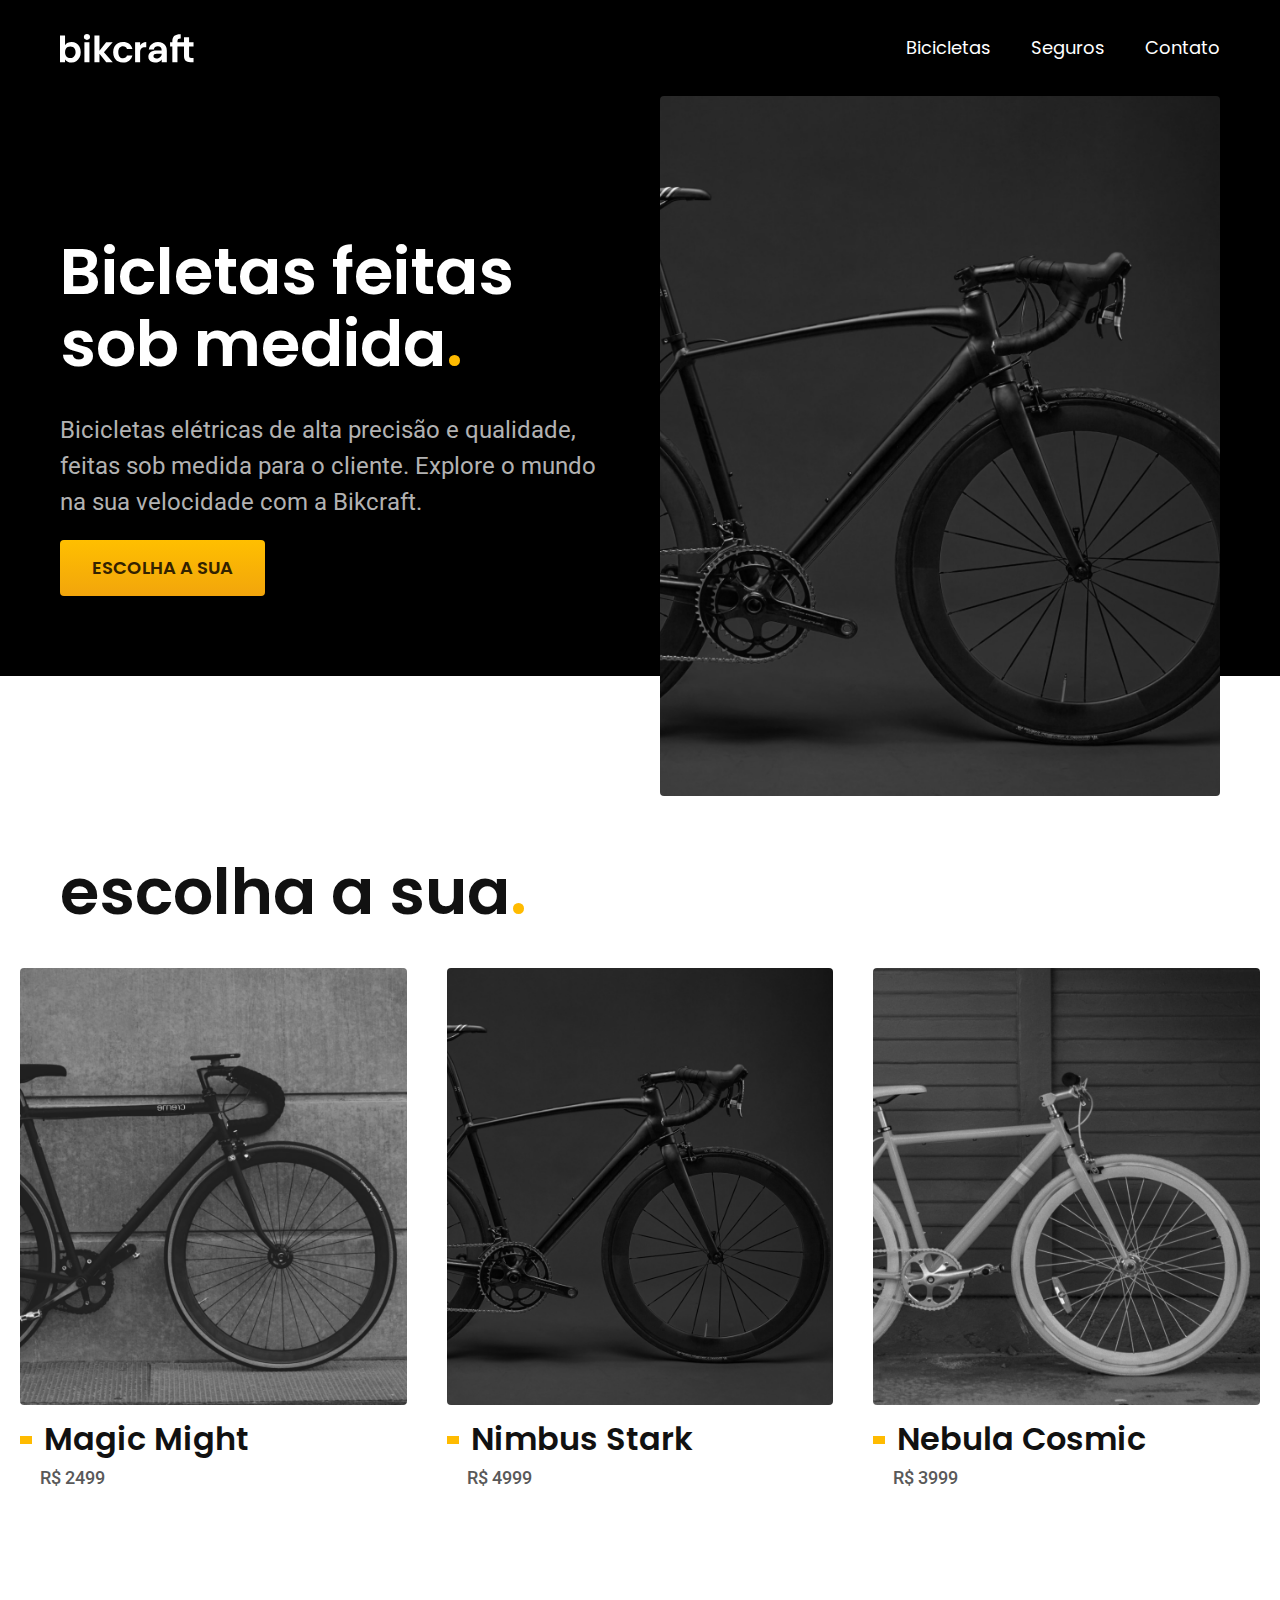
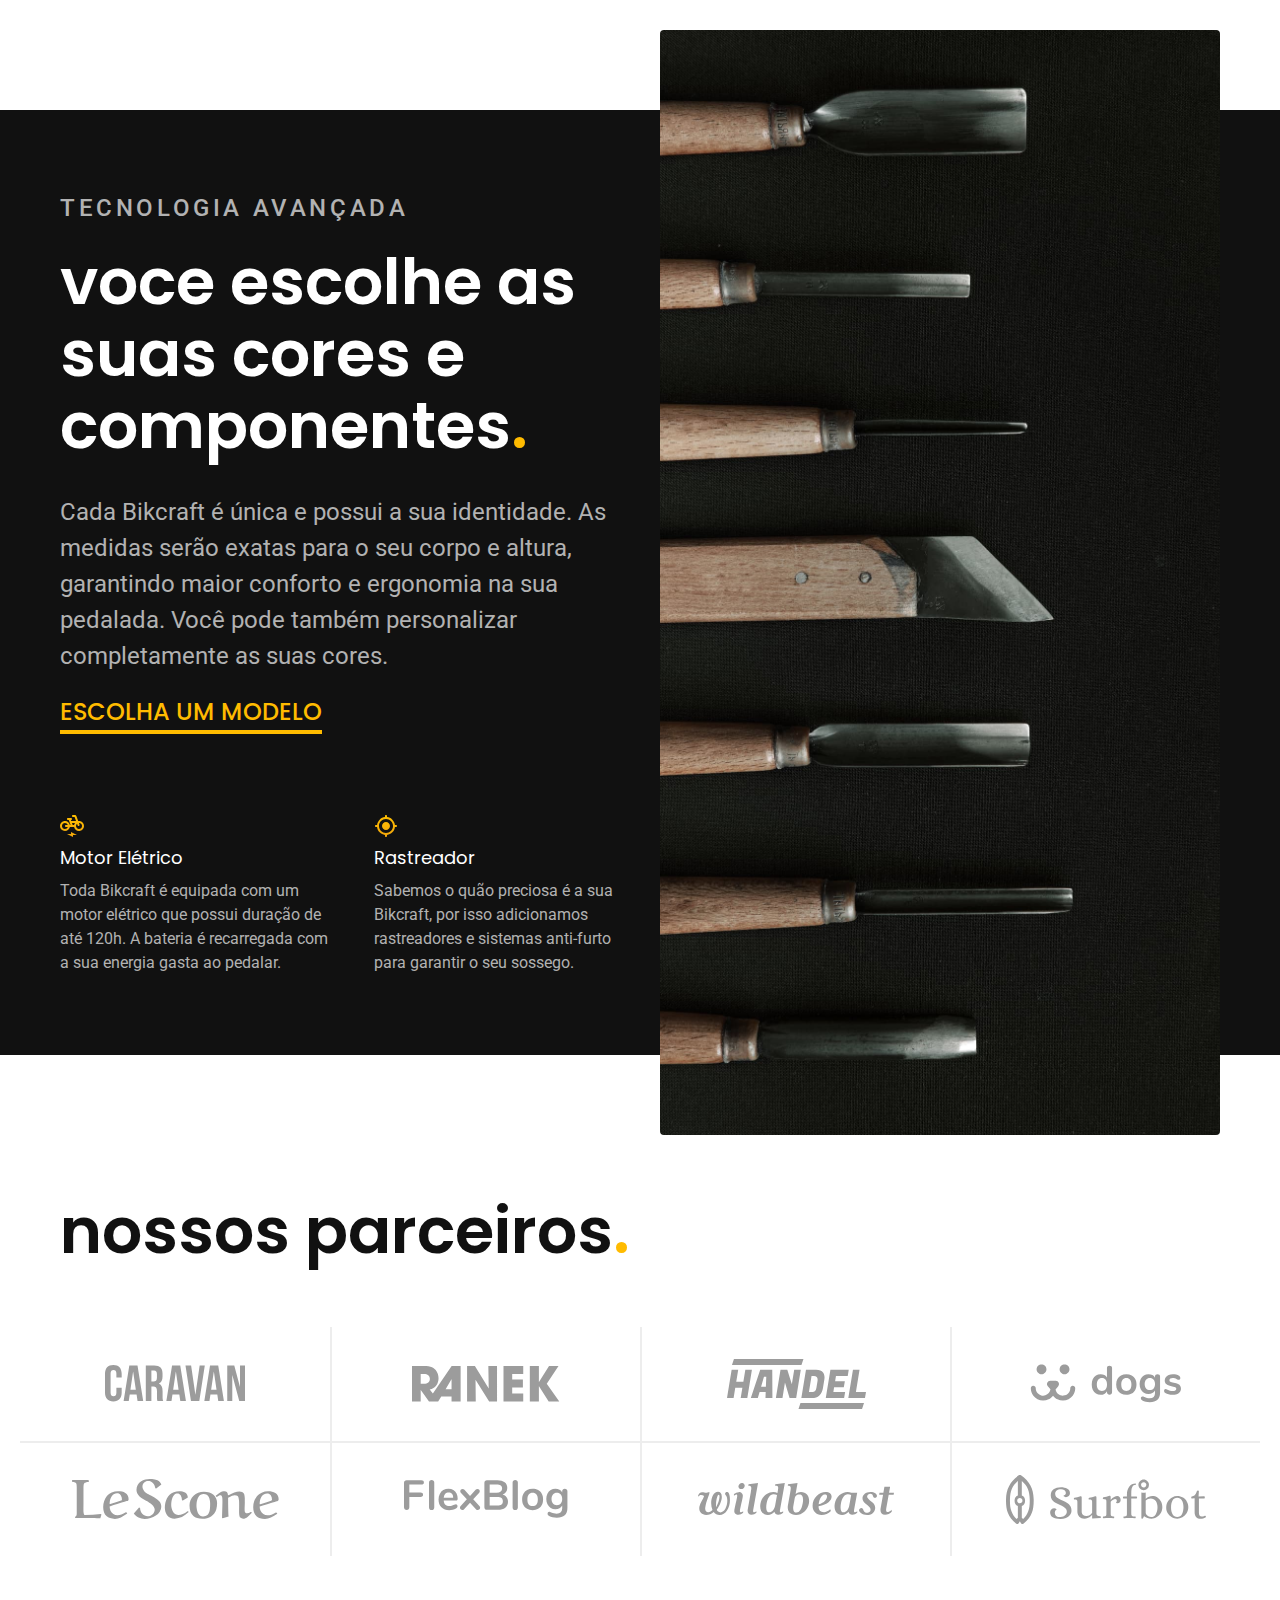
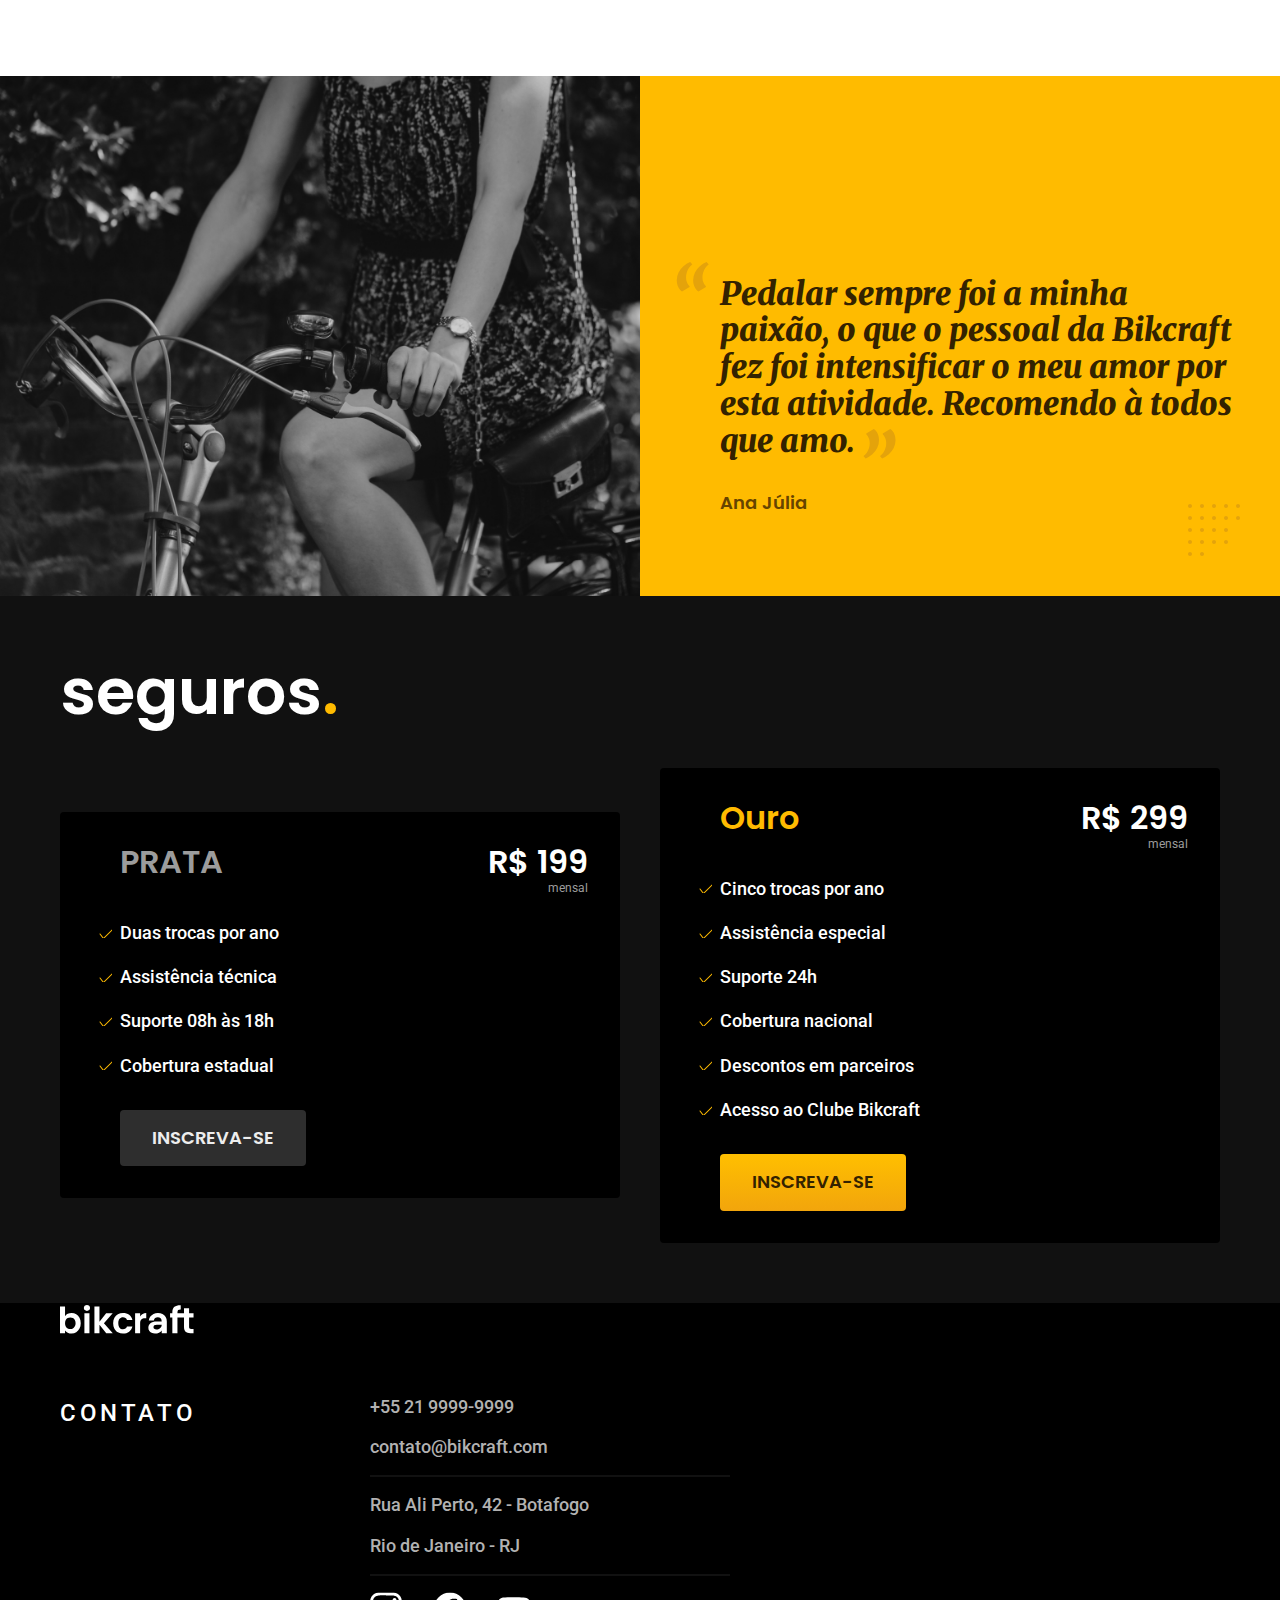
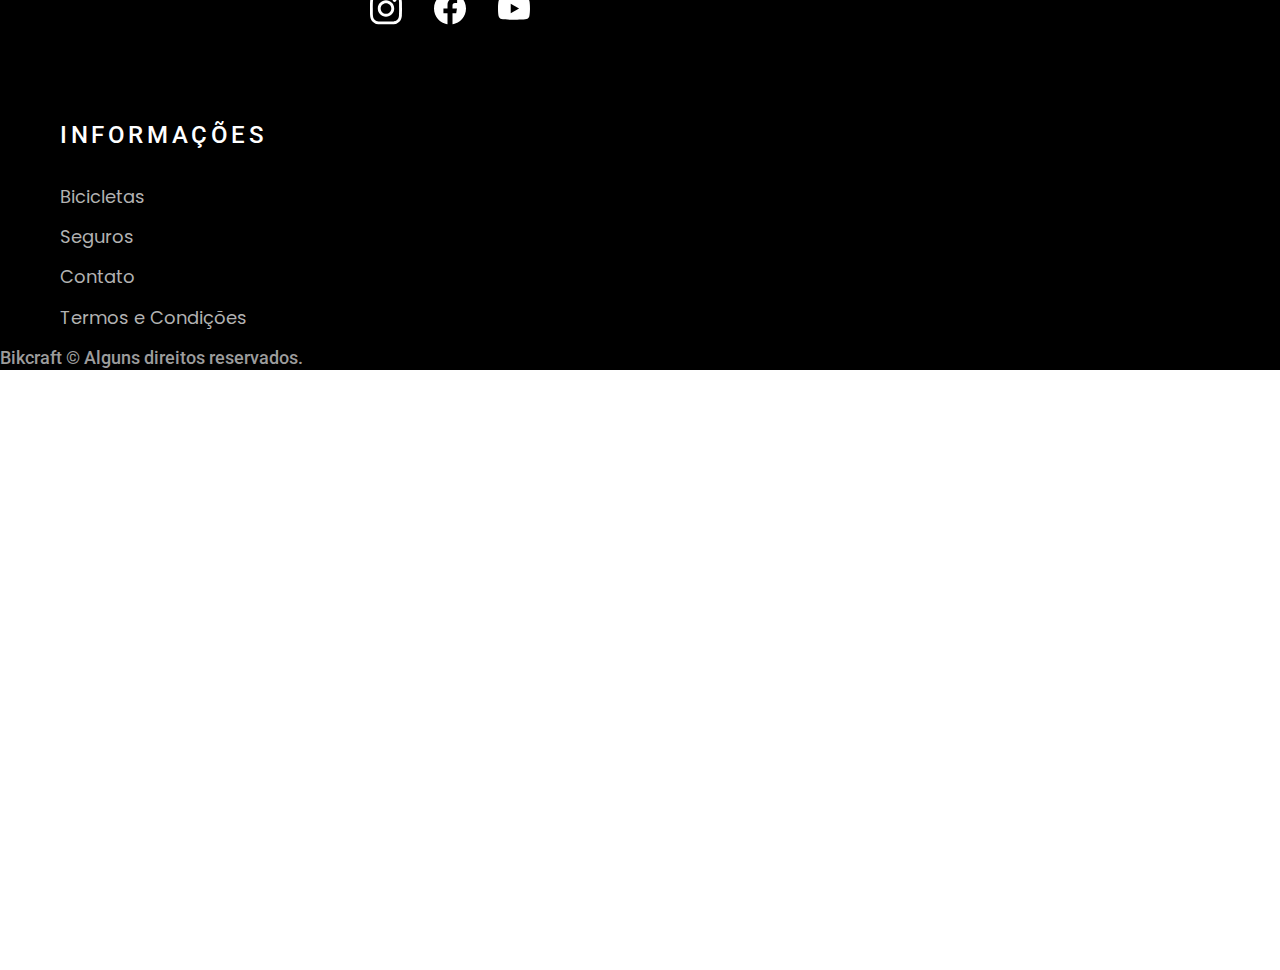
<file: index.html>
<!DOCTYPE html>
<html lang="pt-br">

<head>
  <meta charset="UTF-8">
  <meta name="viewport" content="width=device-width, initial-scale=1.0">
  <meta name="description" content="Bicicletas elétricas de alta precisão e qualidade,  feitas sob medida para o cliente. Explore o mundo na sua velocidade com a Bikcraft.">
  <title>Bickcraft - Bicicletas Elétricas</title>
  <link rel="stylesheet" href="css/style.css">

  <link rel="preconnect" href="https://fonts.googleapis.com">
  <link rel="preconnect" href="https://fonts.gstatic.com" crossorigin>
  <link href="https://fonts.googleapis.com/css2?family=Merriweather:ital,wght@1,900&family=Poppins:wght@400;600&family=Roboto:wght@400;500&display=swap" rel="stylesheet">
</head>

<body>
  <header class="header-bg">
    <div class="header container">
      <a href="./">
        <img src="./img/bikcraft.svg" alt="">
      </a>

      <nav aria-label="primaria">
        <ul class="header-menu font-1-m cor-0">
          <li><a href="./bicicletas.html">Bicicletas</a></li>
          <li><a href="./seguros.html">Seguros</a></li>
          <li><a href="./contato.html">Contato</a></li>
        </ul>
      </nav>
    </div>
  </header>

  <main class="introducao-bg">
    <div class="introducao container">
      <div class="introducao-conteudo">
        <h1 class="font-1-xxl cor-0">Bicletas feitas sob medida<span class="cor-p1">.<span></h1>
        <p class="font-2-l">Bicicletas elétricas de alta precisão e qualidade, feitas sob medida para o cliente. Explore o mundo na sua velocidade com a Bikcraft.</p>
        <a class="botao" href="./bicicletas.html">Escolha a sua</a>
      </div>
      <div>
        <img src="./img/fotos/introducao.jpg" alt="Bicicleta elétrica preta.">
      </div>
    </div>

  </main>
  <article class="bicicletas-lista">
    <h2 class="font-1-xxl container">escolha a sua<sapn class="cor-p1">.</span></h2>
    <ul>
      <li>
        <a href="./bicicletas/magic.html">
          <img src="./img/bicicletas/magic-home.jpg" alt="Bicicleta preta">
          <h3 class="font-1-xl">Magic Might</h3>
          <span class="font-2-m cor-8">R$ 2499</span>
        </a>
      </li>
      <li>
        <a href="./bicicletas/nimbus.html">
          <img src="./img/bicicletas/nimbus-home.jpg" alt="Bicicleta preta">
          <h3 class="font-1-xl">Nimbus Stark</h3>
          <span class="font-2-m cor-8">R$ 4999</span>
        </a>
      </li>
      <li>
        <a href="./bicicletas/nebula.html">
          <img src="./img/bicicletas/nebula-home.jpg" alt="Bicicleta preta">
          <h3 class="font-1-xl">Nebula Cosmic</h3>
          <span class="font-2-m cor-8">R$ 3999</span>
        </a>
      </li>
    </ul>
  </article>

  <article class="tecnologia-bg">
    <div class="tecnologia container">
      <div class="tecnologia-conteudo">
        <span class="font-2-l-b cor-5">Tecnologia Avançada</span>
        <h2 class="font-1-xxl cor-0">voce escolhe as suas cores e componentes<span class="cor-p1">.</span></h2>
        <p class="font-2-l cor-5">Cada Bikcraft é única e possui a sua identidade. As medidas serão exatas para o seu corpo e altura, garantindo maior conforto e ergonomia na sua pedalada. Você pode também personalizar completamente as suas cores.</p>
        <a class="link" href="./bicicletas.html">Escolha um modelo</a>
        <div class="tecnologia-vantagens">
          <div>
            <img src="./recursos/icones/eletrica.svg" alt="">
            <h3 class="font-1-m cor-0">Motor Elétrico</h3>
            <p class="font-2-s cor-5">Toda Bikcraft é equipada com um motor elétrico que possui duração de até 120h. A bateria é recarregada com a sua energia gasta ao pedalar.</p>
          </div>
          <div>
            <img src="./recursos/icones/rastreador.svg" alt="">
            <h3 class="font-1-m cor-0">Rastreador</h3>
            <p class="font-2-s cor-5">Sabemos o quão preciosa é a sua Bikcraft, por isso adicionamos rastreadores e sistemas anti-furto para garantir o seu sossego.</p>
          </div>
        </div>
      </div>
      <div class="tecnologia-imagem">
        <img src="./img/fotos/tecnologia.jpg" alt="">
      </div>
    </div>

  </article>

  <section class="parceiros">
    <h2 class="container font-1-xxl">nossos parceiros<span class="cor-p1">.</span></h2>
    <ul>
      <li><img src="./recursos/parceiros/caravan.svg" alt=""></li>
      <li><img src="./recursos/parceiros/ranek.svg" alt=""></li>
      <li><img src="./recursos/parceiros/handel.svg" alt=""></li>
      <li><img src="./recursos/parceiros/dogs.svg" alt=""></li>
      <li><img src="./recursos/parceiros/lescone.svg" alt=""></li>
      <li><img src="./recursos/parceiros/flexblog.svg" alt=""></li>
      <li><img src="./recursos/parceiros/wildbeast.svg" alt=""></li>
      <li><img src="./recursos/parceiros/surfbot.svg" alt=""></li>
    </ul>
  </section>

  <section class="depoimento" aria-label="Depoimento">
    <div>
      <img src="./img/fotos/depoimento.jpg" alt="Pessoa pedalando uma bicicleta Bikcraft">
    </div>
    <div class="depoimento-conteudo">
      <blockquote class="font-1-xl cor-p5">
        <p>Pedalar sempre foi a minha paixão, o que o pessoal da Bikcraft fez foi intensificar o meu amor por esta atividade. Recomendo à todos que amo.</p>
      </blockquote>
      <span class="font-1-m-b cor-p4">Ana Júlia</span>

    </div>
  </section>

  <article class="seguros-bg">
    <div class="seguros container">
      <h2 class="font-1-xxl cor-0">seguros<span class="cor-p1">.</span></h2>
      <div class="seguros-item">
        <h3 class="font-1-xl cor-6">PRATA</h3>
        <span class="font-1-xl cor-0">R$ 199 <span class="font-1-xs cor-6">mensal</span>
        </span>
        <ul class="font-2-m cor-0">
          <li>Duas trocas por ano</li>
          <li>Assistência técnica</li>
          <li>Suporte 08h às 18h</li>
          <li>Cobertura estadual</li>
        </ul>
        <a class="botao secundario" href="./orçamento.html">Inscreva-se</a>
      </div>

      <div class="seguros-item">
        <h3 class="font-1-xl cor-p1">Ouro</h3>
        <span class="font-1-xl cor-0">R$ 299 <span class="font-1-xs cor-6">mensal</span>
        </span>
        <ul class="font-2-m cor-0">
          <li>Cinco trocas por ano</li>
          <li>Assistência especial</li>
          <li>Suporte 24h</li>
          <li>Cobertura nacional</li>
          <li>Descontos em parceiros</li>
          <li>Acesso ao Clube Bikcraft</li>
        </ul>
        <a class="botao" href="./orçamento.html">Inscreva-se</a>
      </div>
    </div>
  </article>
  <footer class="footer-bg">
    <div class="footer container">
      <img src="./img/bikcraft.svg" alt="">
      <div class="footer-contato">
        <h3 class="font-2-l-b cor-0">Contato</h3>
        <ul class="font-2-m cor-5">
          <li><a href="tel:+552199999999">+55 21 9999-9999</a></li>
          <li><a href="mailto:contato@bikcraft.com"></a>contato@bikcraft.com</li>
          <li>Rua Ali Perto, 42 - Botafogo</li>
          <li>Rio de Janeiro - RJ</li>
          <div class="footer-redes">
            <a href="./">
              <img src="./recursos/redes/instagram.svg" alt="Instagram">
            </a>
            <div class="footer-redes">
              <a href="./">
                <img src="./recursos/redes/facebook.svg" alt="Instagram">
              </a>
            </div>
            <div class="footer-redes">
              <a href="./">
                <img src="./recursos/redes/youtube.svg" alt="Instagram">
              </a>
            </div>
          </div>
        </ul>
      </div>
      <div class="footer-informacoes">
        <h3 class="font-2-l-b cor-0">Informações</h3>
        <nav>
          <ul class="font-1-m cor-5">
            <li><a href="./bicicletas.html">Bicicletas</a></li>
            <li><a href="./seguros.html">Seguros</a></li>
            <li><a href="./contato.html">Contato</a></li>
            <li><a href="./termos.html"></a>Termos e Condições</li>
          </ul>
        </nav>
      </div>
    </div>
    <p class="footer-copy font-2-m cor-6">Bikcraft © Alguns direitos reservados.</p>
    </div>
  </footer>
</body>

</html>
</file>
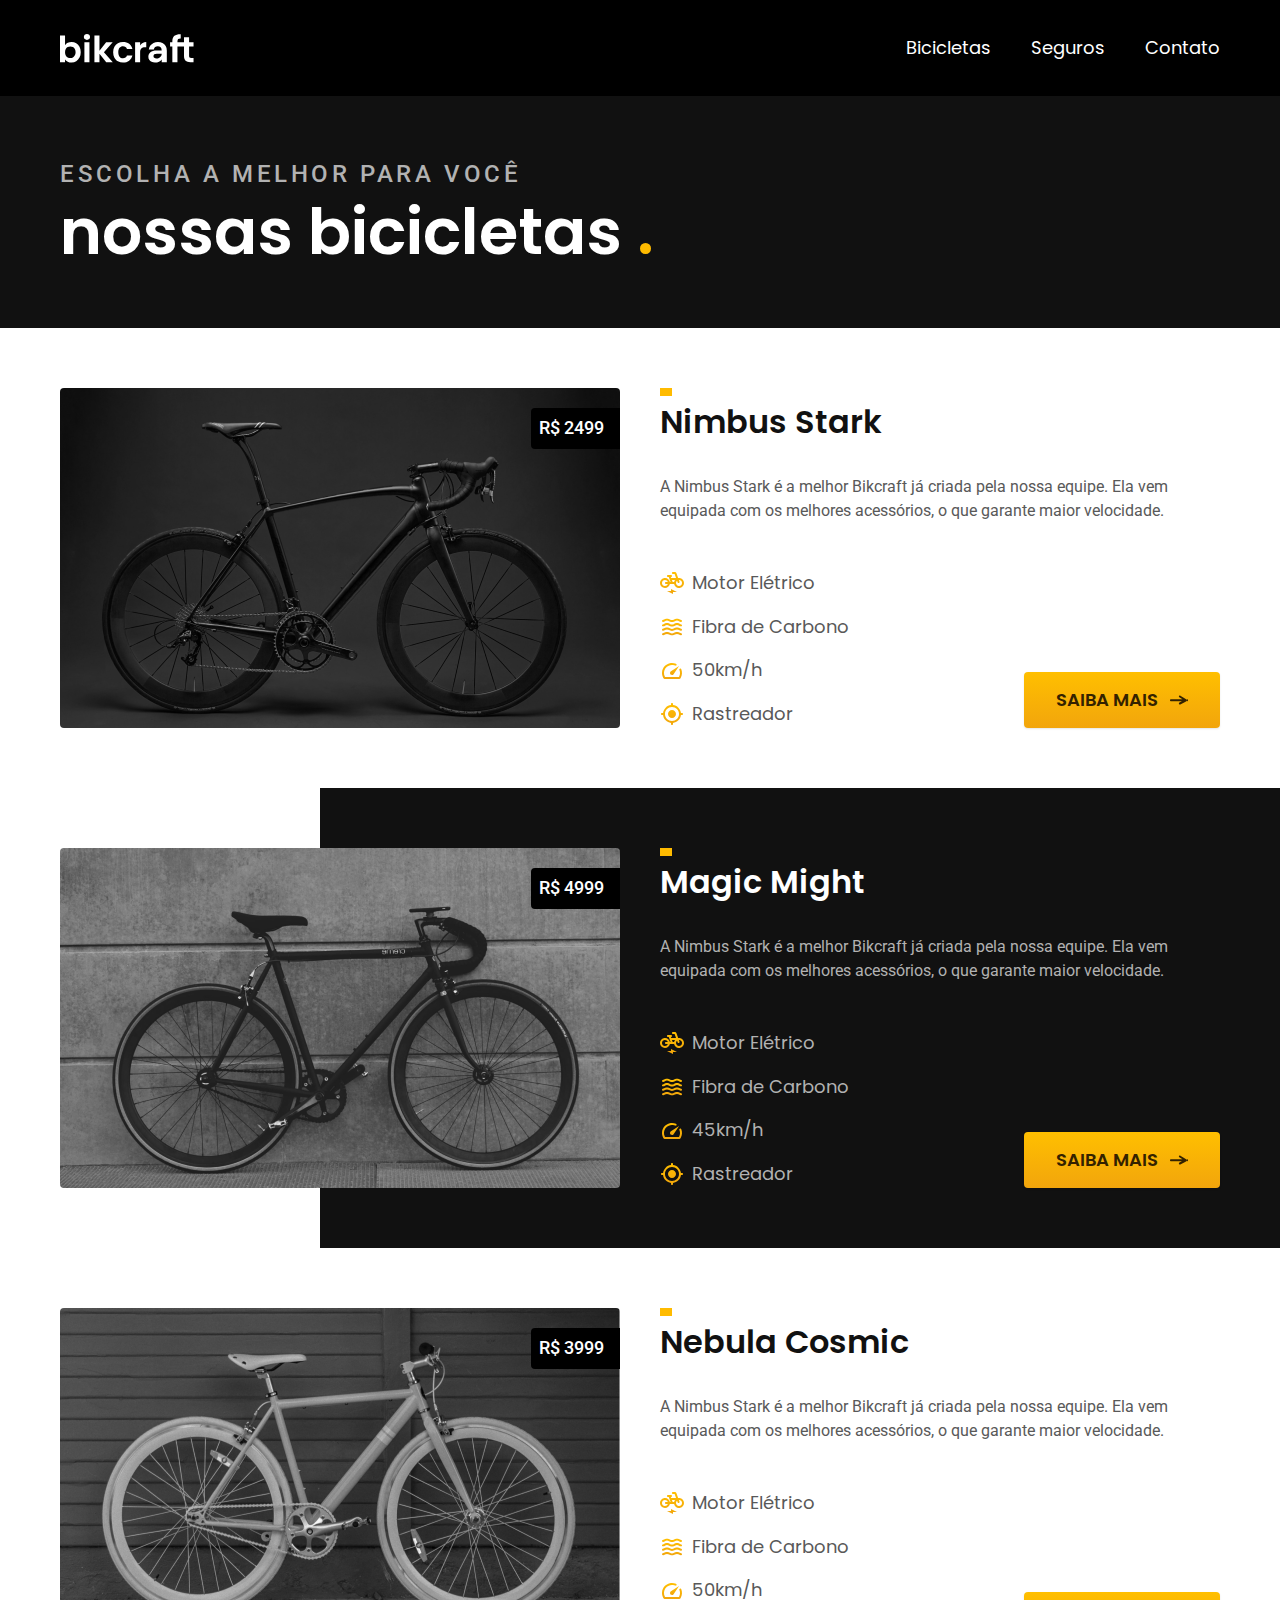
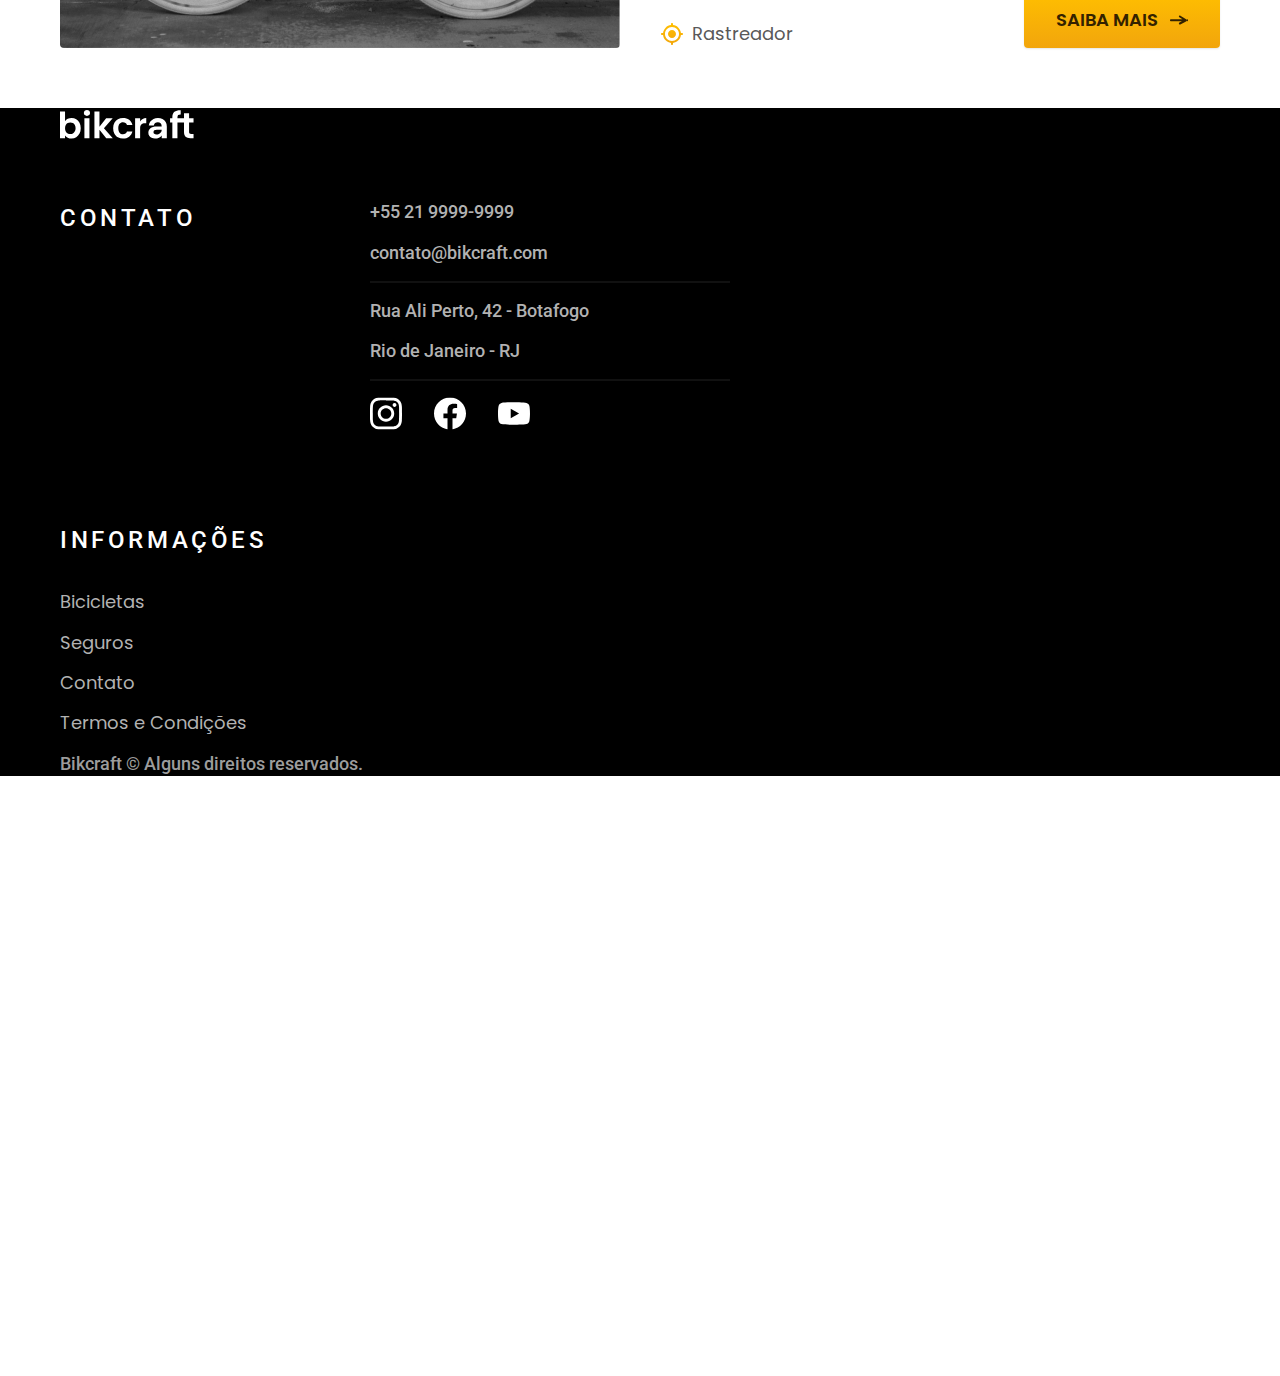
<file: bicicletas.html>
<!DOCTYPE html>
<html lang="pt-br">

<head>
  <meta charset="UTF-8">
  <meta name="viewport" content="width=device-width, initial-scale=1.0">
  <meta name="description" content="Bicicletas">
  <title>Bicicletas | Bickcraft</title>
  <link rel="stylesheet" href="css/style.css">

  <link rel="preconnect" href="https://fonts.googleapis.com">
  <link rel="preconnect" href="https://fonts.gstatic.com" crossorigin>
  <link href="https://fonts.googleapis.com/css2?family=Merriweather:ital,wght@1,900&family=Poppins:wght@400;600&family=Roboto:wght@400;500&display=swap" rel="stylesheet">
</head>

<body id="bicicletas">
  <header class="header-bg">
    <div class="header container">
      <a href="./">
        <img src="./img/bikcraft.svg" alt="">
      </a>

      <nav aria-label="primaria">
        <ul class="header-menu font-1-m cor-0">
          <li><a href="./bicicletas.html">Bicicletas</a></li>
          <li><a href="./seguros.html">Seguros</a></li>
          <li><a href="./contato.html">Contato</a></li>
        </ul>
      </nav>
    </div>
  </header>

  <main>
    <div class="titulo-bg">
      <div class="titulo container">
        <p class="font-2-l-b cor-5">Escolha a melhor para você</p>
        <h1 class="font-1-xxl cor-0">nossas bicicletas <span class="cor-p1">.</span></h1>
      </div>
    </div>

    <div class="bicicletas container">
      <div class="bicicletas-imagem">
        <img src="./img/bicicletas/nimbus.jpg" alt="Bicicleta preta">
        <span class="font-2-m cor-0">R$ 2499</span>
      </div>
      <div class="bicicletas-conteudo">
        <h2 class="font-1-xl">Nimbus Stark</h2>
        <p class="font-2-s cor-8">A Nimbus Stark é a melhor Bikcraft já criada pela nossa equipe. Ela vem equipada com os melhores acessórios, o que garante maior velocidade.</p>
        <ul class="font-1-m cor-8">
          <li><img src="./recursos/icones/eletrica.svg" alt="">Motor Elétrico</li>
          <li><img src="./recursos/icones/carbono.svg" alt="">Fibra de Carbono</li>
          <li><img src="./recursos/icones/velocidade.svg" alt="">50km/h</li>
          <li><img src="./recursos/icones/rastreador.svg" alt="">Rastreador</li>
        </ul>
        <a class="botao seta" href="./bicicletas/nimbus.html">Saiba Mais</a>
      </div>
    </div>
    <div class="bicicletas-bg">
      <div class="bicicletas container">
        <div class="bicicletas-imagem">
          <img src="./img/bicicletas/magic.jpg" alt="Bicicleta preta">
          <span class="font-2-m cor-0">R$ 4999</span>
        </div>
        <div class="bicicletas-conteudo">
          <h2 class="font-1-xl cor-0">Magic Might</h2>
          <p class="font-2-s cor-5">A Nimbus Stark é a melhor Bikcraft já criada pela nossa equipe. Ela vem equipada com os melhores acessórios, o que garante maior velocidade.</p>
          <ul class="font-1-m cor-5">
            <li><img src="./recursos/icones/eletrica.svg" alt="">Motor Elétrico</li>
            <li><img src="./recursos/icones/carbono.svg" alt="">Fibra de Carbono</li>
            <li><img src="./recursos/icones/velocidade.svg" alt="">45km/h</li>
            <li><img src="./recursos/icones/rastreador.svg" alt="">Rastreador</li>
          </ul>
          <a class="botao seta" href="./bicicletas/magic.html">Saiba Mais</a>
        </div>
      </div>
    </div>
    <div class="bicicletas container">
      <div class="bicicletas-imagem">
        <img src="./img/bicicletas/nebula.jpg" alt="Bicicleta preta">
        <span class="font-2-m cor-0">R$ 3999</span>
      </div>
      <div class="bicicletas-conteudo">
        <h2 class="font-1-xl">Nebula Cosmic</h2>
        <p class="font-2-s cor-8">A Nimbus Stark é a melhor Bikcraft já criada pela nossa equipe. Ela vem equipada com os melhores acessórios, o que garante maior velocidade.</p>
        <ul class="font-1-m cor-8">
          <li><img src="./recursos/icones/eletrica.svg" alt="">Motor Elétrico</li>
          <li><img src="./recursos/icones/carbono.svg" alt="">Fibra de Carbono</li>
          <li><img src="./recursos/icones/velocidade.svg" alt="">50km/h</li>
          <li><img src="./recursos/icones/rastreador.svg" alt="">Rastreador</li>
        </ul>
        <a class="botao seta" href="./bicicletas/nebula.html">Saiba Mais</a>
      </div>
    </div>

  </main>

  <footer class="footer-bg">
    <div class="footer container">
      <img src="./img/bikcraft.svg" alt="">
      <div class="footer-contato">
        <h3 class="font-2-l-b cor-0">Contato</h3>
        <ul class="font-2-m cor-5">
          <li><a href="tel:+552199999999">+55 21 9999-9999</a></li>
          <li><a href="mailto:contato@bikcraft.com"></a>contato@bikcraft.com</li>
          <li>Rua Ali Perto, 42 - Botafogo</li>
          <li>Rio de Janeiro - RJ</li>
          <div class="footer-redes">
            <a href="./">
              <img src="./recursos/redes/instagram.svg" alt="Instagram">
            </a>
            <div class="footer-redes">
              <a href="./">
                <img src="./recursos/redes/facebook.svg" alt="Instagram">
              </a>
            </div>
            <div class="footer-redes">
              <a href="./">
                <img src="./recursos/redes/youtube.svg" alt="Instagram">
              </a>
            </div>
          </div>
        </ul>
      </div>
      <div class="footer-informacoes">
        <h3 class="font-2-l-b cor-0">Informações</h3>
        <nav>
          <ul class="font-1-m cor-5">
            <li><a href="./bicicletas.html">Bicicletas</a></li>
            <li><a href="./seguros.html">Seguros</a></li>
            <li><a href="./contato.html">Contato</a></li>
            <li><a href="./termos.html">Termos e Condições</a></li>
          </ul>
        </nav>
      </div>
      <p class="footer-copy font-2-m cor-6">Bikcraft © Alguns direitos reservados.</p>
    </div>
  </footer>
</body>

</html>
</file>
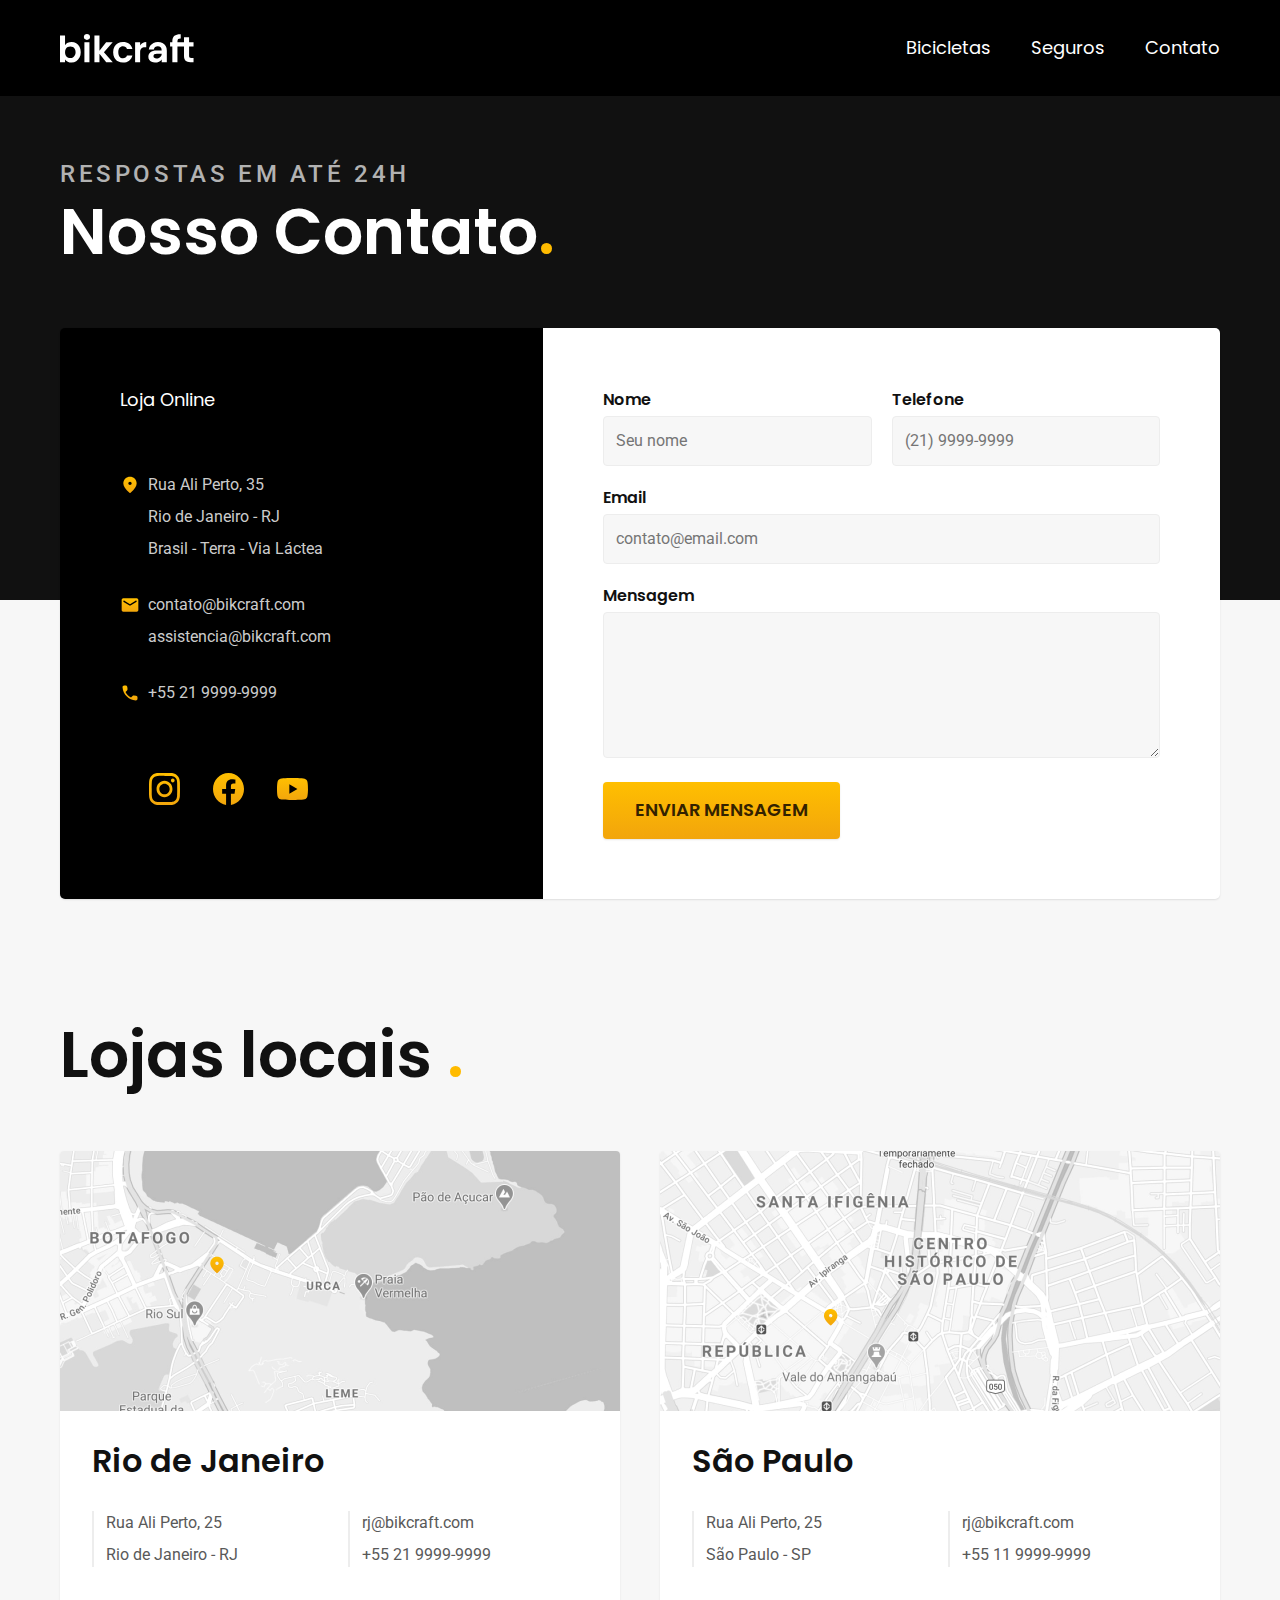
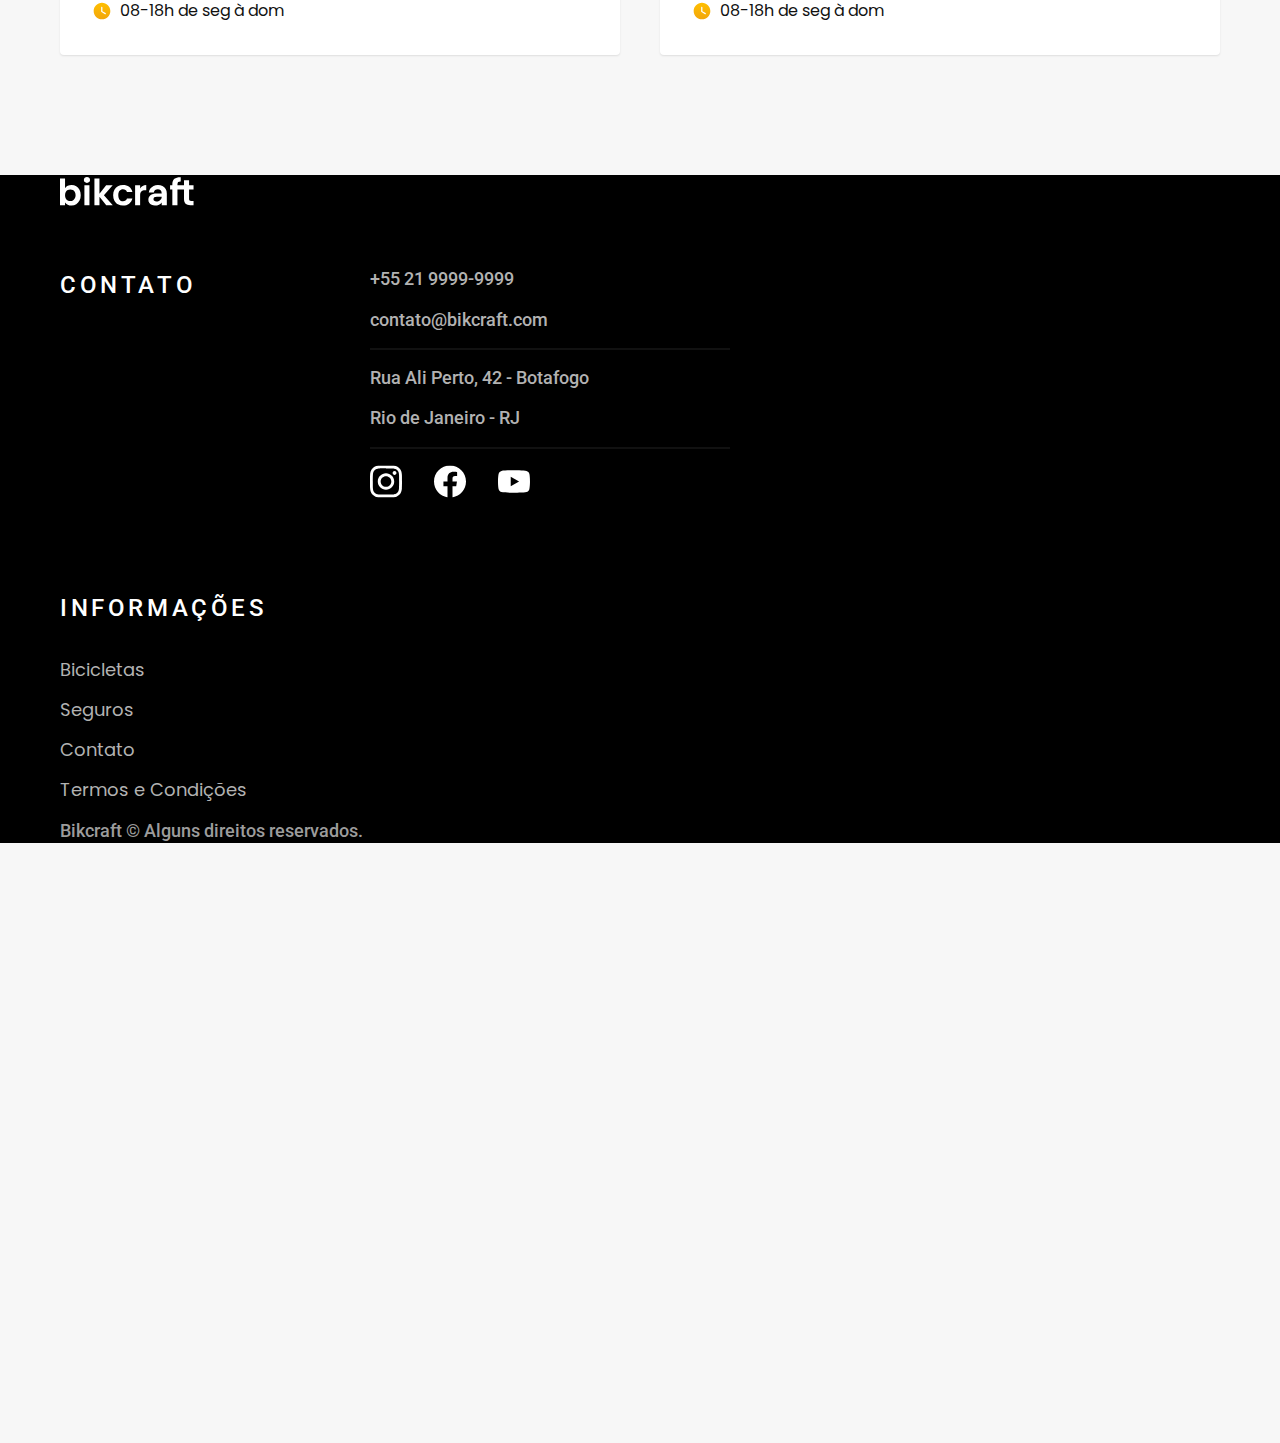
<file: contato.html>
<!DOCTYPE html>
<html lang="pt-br">

<head>
  <meta charset="UTF-8">
  <meta name="viewport" content="width=device-width, initial-scale=1.0">
  <meta name="description" content="Contato Bikcraft">
  <title>Contato | Bickcraft</title>
  <link rel="stylesheet" href="css/style.css">

  <link rel="preconnect" href="https://fonts.googleapis.com">
  <link rel="preconnect" href="https://fonts.gstatic.com" crossorigin>
  <link href="https://fonts.googleapis.com/css2?family=Merriweather:ital,wght@1,900&family=Poppins:wght@400;600&family=Roboto:wght@400;500&display=swap" rel="stylesheet">
</head>

<body id="contato">
  <header class="header-bg">
    <div class="header container">
      <a href="./">
        <img src="./img/bikcraft.svg" alt="">
      </a>

      <nav aria-label="primaria">
        <ul class="header-menu font-1-m cor-0">
          <li><a href="./bicicletas.html">Bicicletas</a></li>
          <li><a href="./seguros.html">Seguros</a></li>
          <li><a href="./contato.html">Contato</a></li>
        </ul>
      </nav>
    </div>
  </header>

  <main>
    <div class="titulo-bg">
      <div class="titulo container">
        <p class="font-2-l-b cor-5">Respostas em até 24h</p>
        <h1 class="font-1-xxl cor-0">Nosso Contato<span class="cor-p1">.</span></h1>
      </div>
    </div>
    <div class="contato container">
      <section class="contato-dados" aria-label="Endereço">
        <h2 class="font-1-m cor-0">Loja Online</h2>
        <div class="contato-endereco font-2-s cor-4">
          <p>Rua Ali Perto, 35</p>
          <p>Rio de Janeiro - RJ</p>
          <p>Brasil - Terra - Via Láctea</p>
        </div>
        <address class="contato-meios font-2-s cor-4">
          <a href="mailto:contato@bikcraft.com">contato@bikcraft.com</a>
          <a href="mailto:assistencia@bikcraft.com">assistencia@bikcraft.com</a>
          <a href="tel:+552199999999">+55 21 9999-9999</a>
        </address>
        <div class="contato-redes">
          <a href="./">
            <img src="./recursos/redes/instagram-p.svg" alt="Instagram">
          </a>
          <div class="footer-redes">
            <a href="./">
              <img src="./recursos/redes/facebook-p.svg" alt="Facebook">
            </a>
          </div>
          <div class="footer-redes">
            <a href="./">
              <img src="./recursos/redes/youtube-p.svg" alt="YouTube">
            </a>
          </div>
      </section>
      <section class="contato-fomulario " aria-label="Formulário">
        <form class="form" action="./contato.html">
          <div>
            <label for="nome">Nome</label>
            <input type="text" id="nome" name="nome" placeholder="Seu nome">
          </div>
          <div>
            <label for="telefone">Telefone</label>
            <input type="text" id="telefone" name="telefone" placeholder="(21) 9999-9999">
          </div>
          <div class="col-2">
            <label for="email">Email</label>
            <input type="email" id="email" name="email" placeholder="contato@email.com">
          </div>
          <div class="col-2">
            <label for="mensagem">Mensagem</label>
            <textarea name="mensagem" id="mensagem" rows="5" placeholder="O que você precisa?">

            </textarea>
          </div>
          <button class="botao col-2">Enviar Mensagem</button>
        </form>
      </section>
    </div>
  </main>

  <article class="lojas container">
    <h2 class="font-1-xxl">Lojas locais <span class="cor-p1">.</span></h2>
    <div class="lojas-item">
      <img src="./img/lojas/rj.jpg" alt="mapa marcando o endereço em Rua Ali Perto, 25 - Rio de Janeiro - RJ">
      <div class="lojas-conteudo">
        <h3 class="font-1-xl">Rio de Janeiro</h3>
        <div class="lojas-dados font-2-s cor-8">
          <p>Rua Ali Perto, 25</p>
          <p>Rio de Janeiro - RJ</p>
        </div>

        <div class="lojas-dados font-2-s cor-8">
          <a href="mailto:rj@bikcraft.com">rj@bikcraft.com</a>
          <a href="tel:+552199999999">+55 21 9999-9999</a>
        </div>
        <p class="lojas-tempo font-1-s"> <img src="./recursos/icones/horario.svg" alt=""> 08-18h de seg à dom</p>
      </div>
    </div>

    <div class="lojas-item">
      <img src="./img/lojas/sp.jpg" alt="mapa marcando o endereço em Rua Ali Perto, 25 - São Paulo - SP">
      <div class="lojas-conteudo">
        <h3 class="font-1-xl">São Paulo</h3>
        <div class="lojas-dados font-2-s cor-8">
          <p>Rua Ali Perto, 25</p>
          <p>São Paulo - SP</p>
        </div>

        <div class="lojas-dados font-2-s cor-8">
          <a href="mailto:rj@bikcraft.com">rj@bikcraft.com</a>
          <a href="tel:+551199999999">+55 11 9999-9999</a>
        </div>
        <p class="lojas-tempo font-1-s"> <img src="./recursos/icones/horario.svg" alt=""> 08-18h de seg à dom</p>
      </div>
    </div>
  </article>

  <footer class="footer-bg">
    <div class="footer container">
      <img src="./img/bikcraft.svg" alt="">
      <div class="footer-contato">
        <h3 class="font-2-l-b cor-0">Contato</h3>
        <ul class="font-2-m cor-5">
          <li><a href="tel:+552199999999">+55 21 9999-9999</a></li>
          <li><a href="mailto:contato@bikcraft.com"></a>contato@bikcraft.com</li>
          <li>Rua Ali Perto, 42 - Botafogo</li>
          <li>Rio de Janeiro - RJ</li>
          <div class="footer-redes">
            <a href="./">
              <img src="./recursos/redes/instagram.svg" alt="Instagram">
            </a>
            <div class="footer-redes">
              <a href="./">
                <img src="./recursos/redes/facebook.svg" alt="Instagram">
              </a>
            </div>
            <div class="footer-redes">
              <a href="./">
                <img src="./recursos/redes/youtube.svg" alt="Instagram">
              </a>
            </div>
          </div>
        </ul>
      </div>
      <div class="footer-informacoes">
        <h3 class="font-2-l-b cor-0">Informações</h3>
        <nav>
          <ul class="font-1-m cor-5">
            <li><a href="./bicicletas.html">Bicicletas</a></li>
            <li><a href="./seguros.html">Seguros</a></li>
            <li><a href="./contato.html">Contato</a></li>
            <li><a href="./termos.html">Termos e Condições</a></li>
          </ul>
        </nav>
      </div>
      <p class="footer-copy font-2-m cor-6">Bikcraft © Alguns direitos reservados.</p>
    </div>
  </footer>
</body>

</html>
</file>
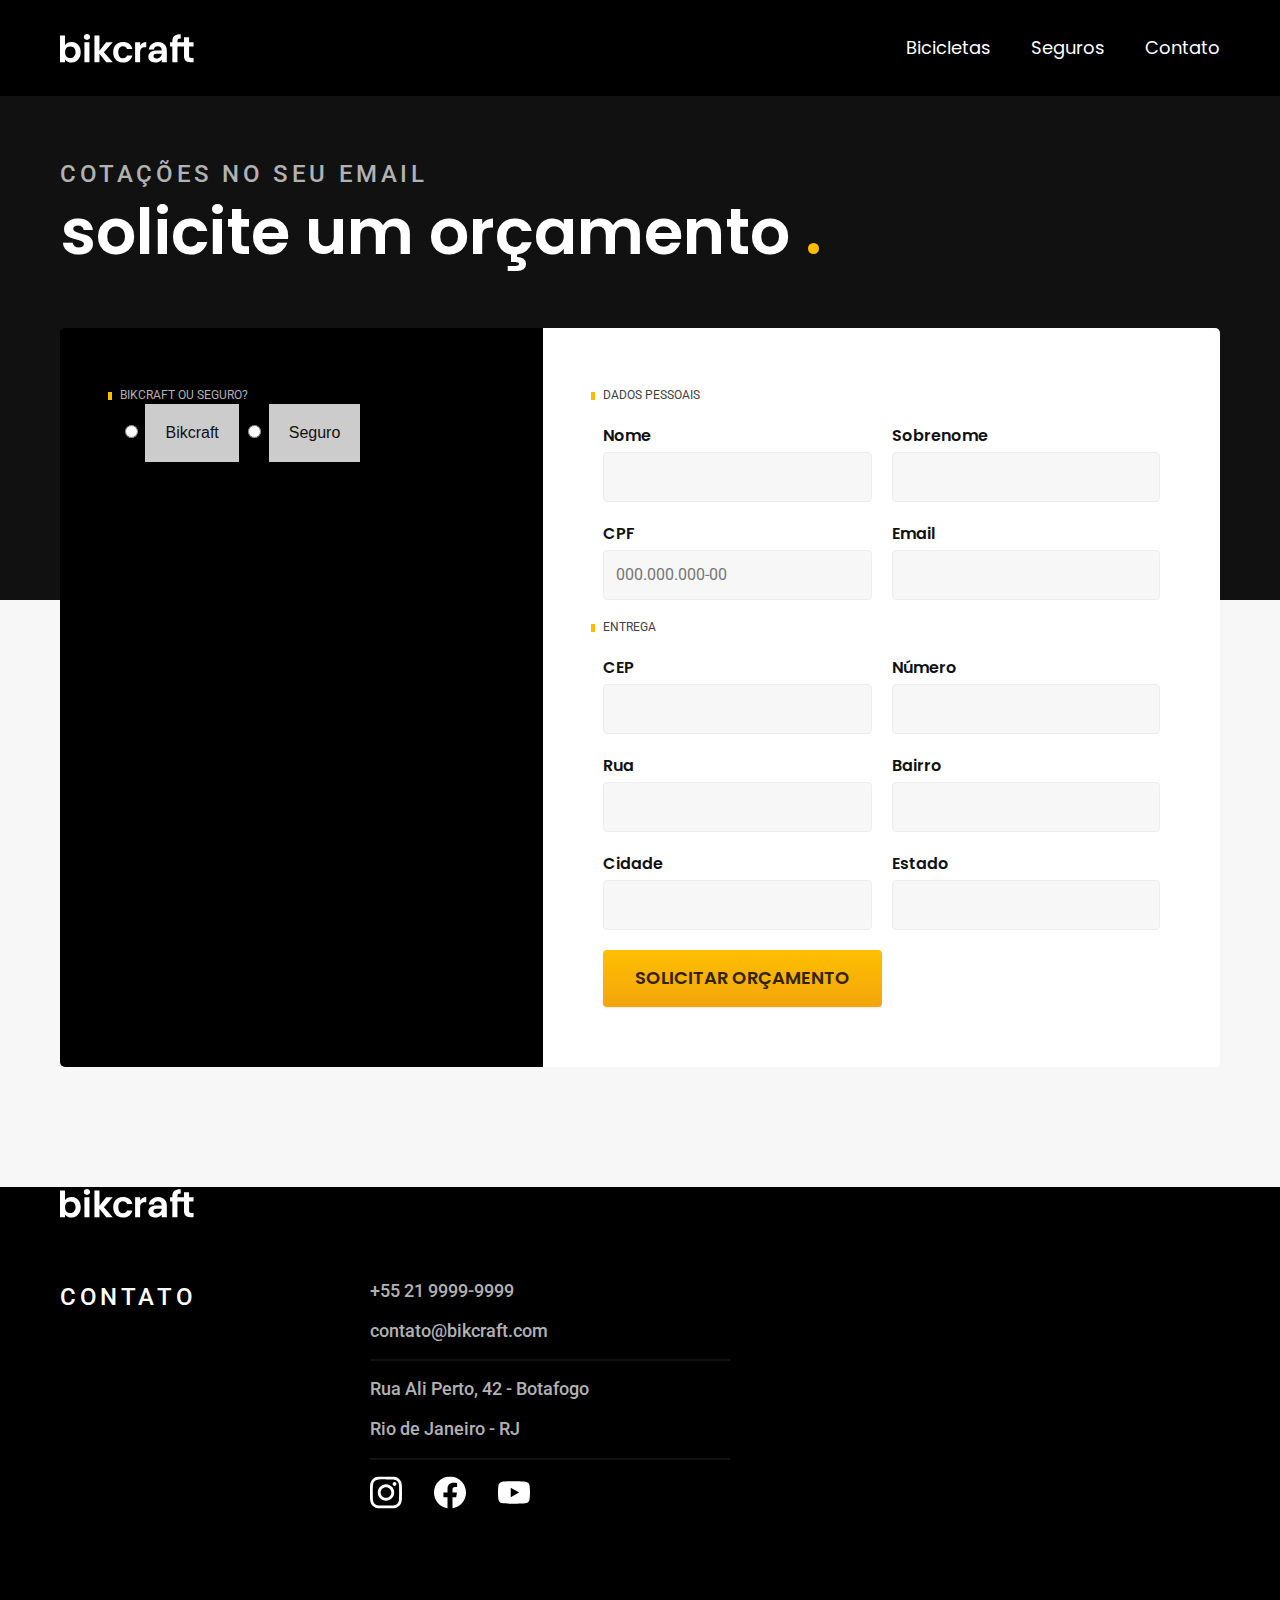
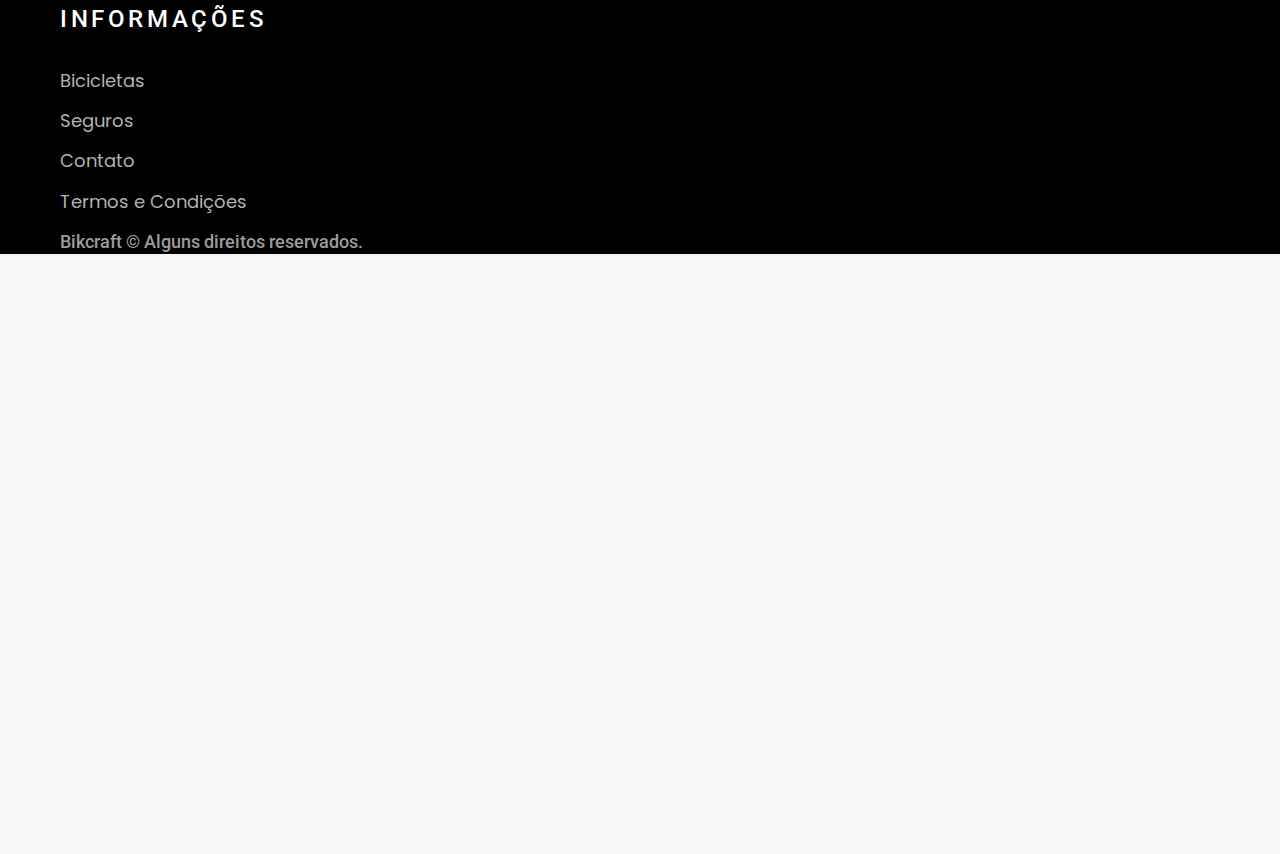
<file: orcamento.html>
<!DOCTYPE html>
<html lang="pt-br">

<head>
  <meta charset="UTF-8">
  <meta name="viewport" content="width=device-width, initial-scale=1.0">
  <meta name="description" content="Orçamento">
  <title>Orçamento | Bickcraft</title>
  <link rel="stylesheet" href="css/style.css">

  <link rel="preconnect" href="https://fonts.googleapis.com">
  <link rel="preconnect" href="https://fonts.gstatic.com" crossorigin>
  <link href="https://fonts.googleapis.com/css2?family=Merriweather:ital,wght@1,900&family=Poppins:wght@400;600&family=Roboto:wght@400;500&display=swap" rel="stylesheet">
</head>

<body id="orcamento">
  <header class="header-bg">
    <div class="header container">
      <a href="./">
        <img src="./img/bikcraft.svg" alt="">
      </a>

      <nav aria-label="primaria">
        <ul class="header-menu font-1-m cor-0">
          <li><a href="./bicicletas.html">Bicicletas</a></li>
          <li><a href="./seguros.html">Seguros</a></li>
          <li><a href="./contato.html">Contato</a></li>
        </ul>
      </nav>
    </div>
  </header>

  <main>
    <div class="titulo-bg">
      <div class="titulo container">
        <p class="font-2-l-b cor-5">Cotações no seu email</p>
        <h1 class="font-1-xxl cor-0">solicite um orçamento <span class="cor-p1">.</span></h1>
      </div>
    </div>

    <form class="orcamento container" action="">
      <div class="orcamento-produto">
        <h2 class="font-1-xs cor-5">Bikcraft ou Seguro?</h2>

        <input type="radio" name="tipo" value="bikcraft" id="bikcraft">
        <label for="bikcraft">Bikcraft</label>

        <input type="radio" name="tipo" value="seguro" id="seguro">
        <label for="seguro">Seguro</label>

        <div class="orcamento-conteudo" id="orcamento-bikcraft">
          <h2 class="font-1-l cor-0">Escolha a sua(BIKCRAFT)</h2>
        </div>

        <div class="orcamento-conteudo" id="orcamento-seguro">
          <h2 class="font-1-l cor-0">Escolha o plano</h2>
        </div>
      </div>
      <div class="orcamento-dados form">
        <h2 class="font-1-xs cor-9 col-2">dados pessoais</h2>
        <div>
          <label for="nome">Nome</label>
          <input type="text" id="nome" name="nome">
        </div>
        <div>
          <label for="sobrenome">Sobrenome</label>
          <input type="text" id="sobrenome" name="sobrenome">
        </div>
        <div>
          <label for="cpf">CPF</label>
          <input type="text" id="cpf" name="cpf" placeholder="000.000.000-00">
        </div>
        <div>
          <label for="email">Email</label>
          <input type="email" id="email" name="email">
        </div>

        <h2 class="font-1-xs cor-9 col-2">entrega</h2>
        <div>
          <label for="cep">CEP</label>
          <input type="text" id="cep" name="cep">
        </div>
        <div>
          <label for="numero">Número</label>
          <input type="text" id="numero" name="numero">
        </div>
        <div>
          <label for="rua">Rua</label>
          <input type="text" id="rua" name="rua">
        </div>
        <div>
          <label for="bairro">Bairro</label>
          <input type="text" id="bairro" name="bairro">
        </div>
        <div>
          <label for="cidade">Cidade</label>
          <input type="text" id="cidade" name="cidade">
        </div>
        <div>
          <label for="estado">Estado</label>
          <input type="text" id="estado" name="estado">
        </div>
        <button class="botao col-2">Solicitar Orçamento</button>

      </div>
    </form>
  </main>

  <footer class="footer-bg">
    <div class="footer container">
      <img src="./img/bikcraft.svg" alt="">
      <div class="footer-contato">
        <h3 class="font-2-l-b cor-0">Contato</h3>
        <ul class="font-2-m cor-5">
          <li><a href="tel:+552199999999">+55 21 9999-9999</a></li>
          <li><a href="mailto:contato@bikcraft.com"></a>contato@bikcraft.com</li>
          <li>Rua Ali Perto, 42 - Botafogo</li>
          <li>Rio de Janeiro - RJ</li>
          <div class="footer-redes">
            <a href="./">
              <img src="./recursos/redes/instagram.svg" alt="Instagram">
            </a>
            <div class="footer-redes">
              <a href="./">
                <img src="./recursos/redes/facebook.svg" alt="Instagram">
              </a>
            </div>
            <div class="footer-redes">
              <a href="./">
                <img src="./recursos/redes/youtube.svg" alt="Instagram">
              </a>
            </div>
          </div>
        </ul>
      </div>
      <div class="footer-informacoes">
        <h3 class="font-2-l-b cor-0">Informações</h3>
        <nav>
          <ul class="font-1-m cor-5">
            <li><a href="./bicicletas.html">Bicicletas</a></li>
            <li><a href="./seguros.html">Seguros</a></li>
            <li><a href="./contato.html">Contato</a></li>
            <li><a href="./termos.html">Termos e Condições</a></li>
          </ul>
        </nav>
      </div>
      <p class="footer-copy font-2-m cor-6">Bikcraft © Alguns direitos reservados.</p>
    </div>
  </footer>
</body>

</html>
</file>
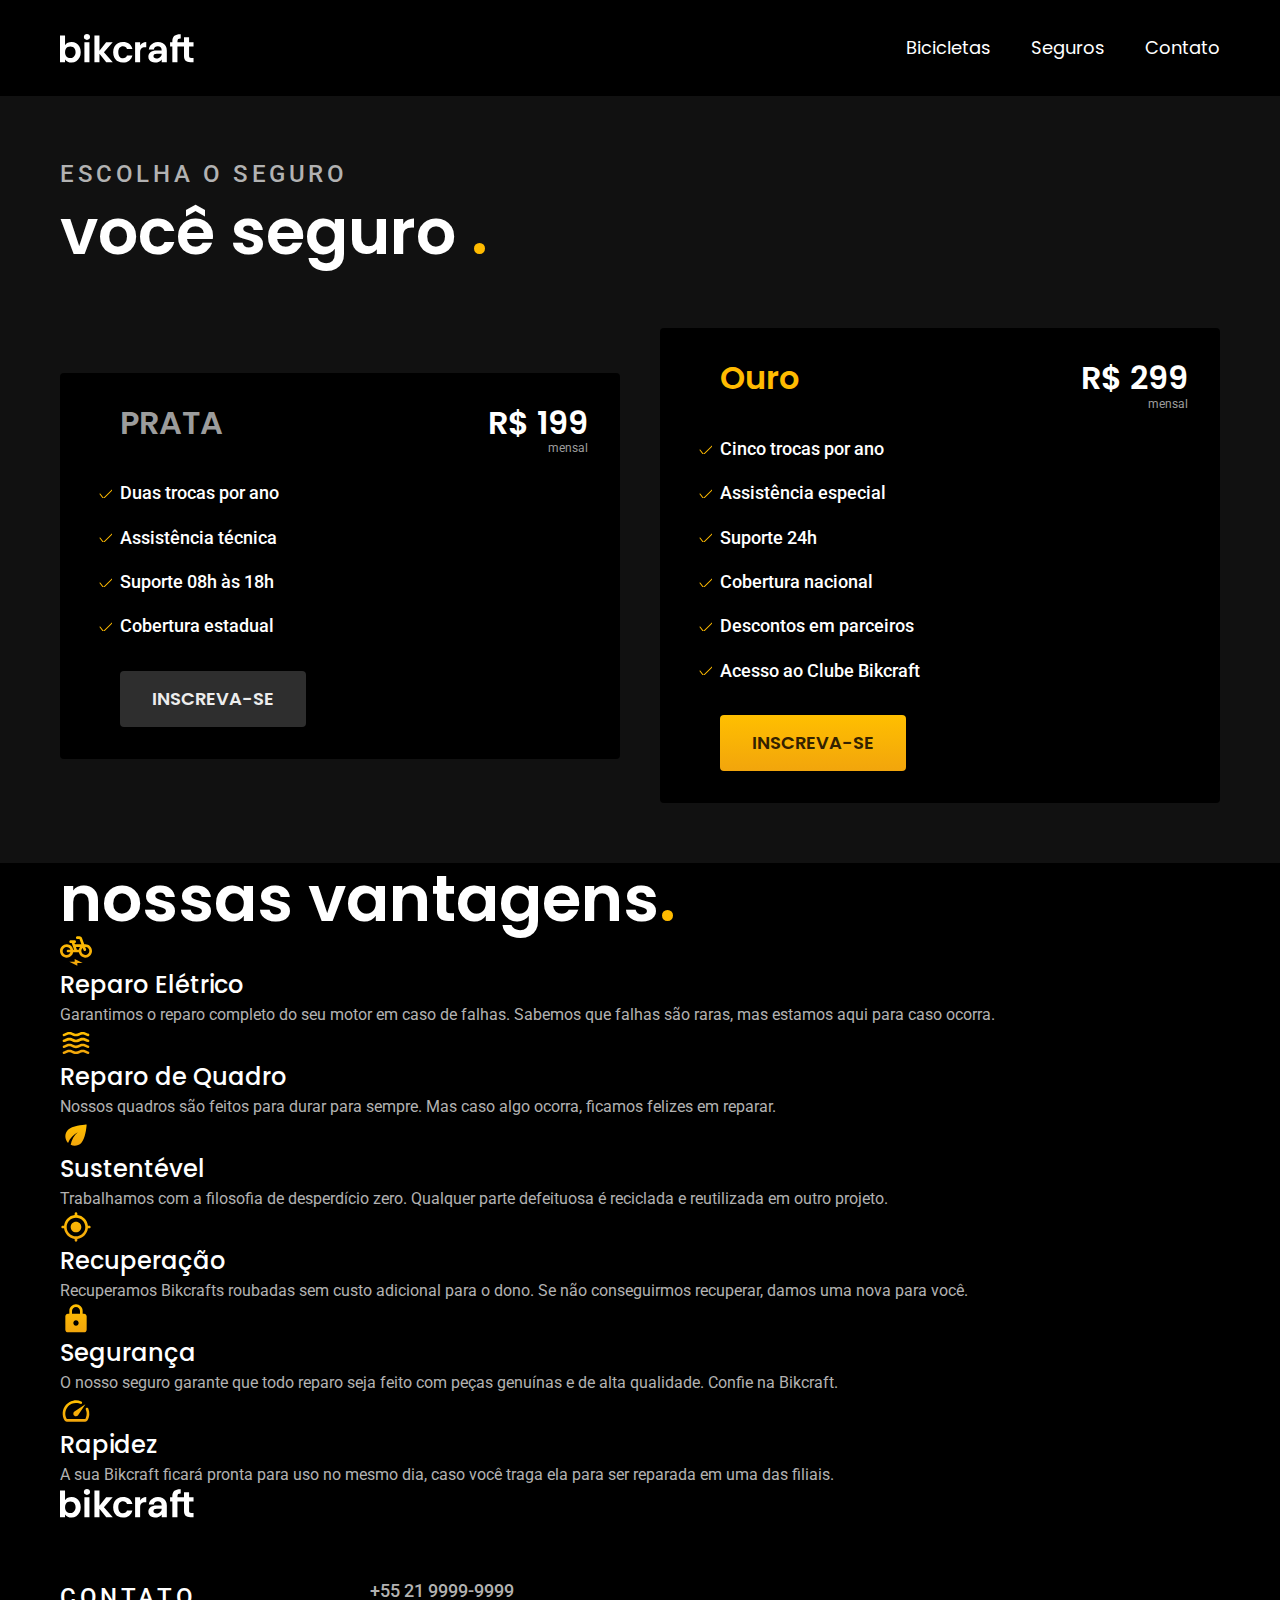
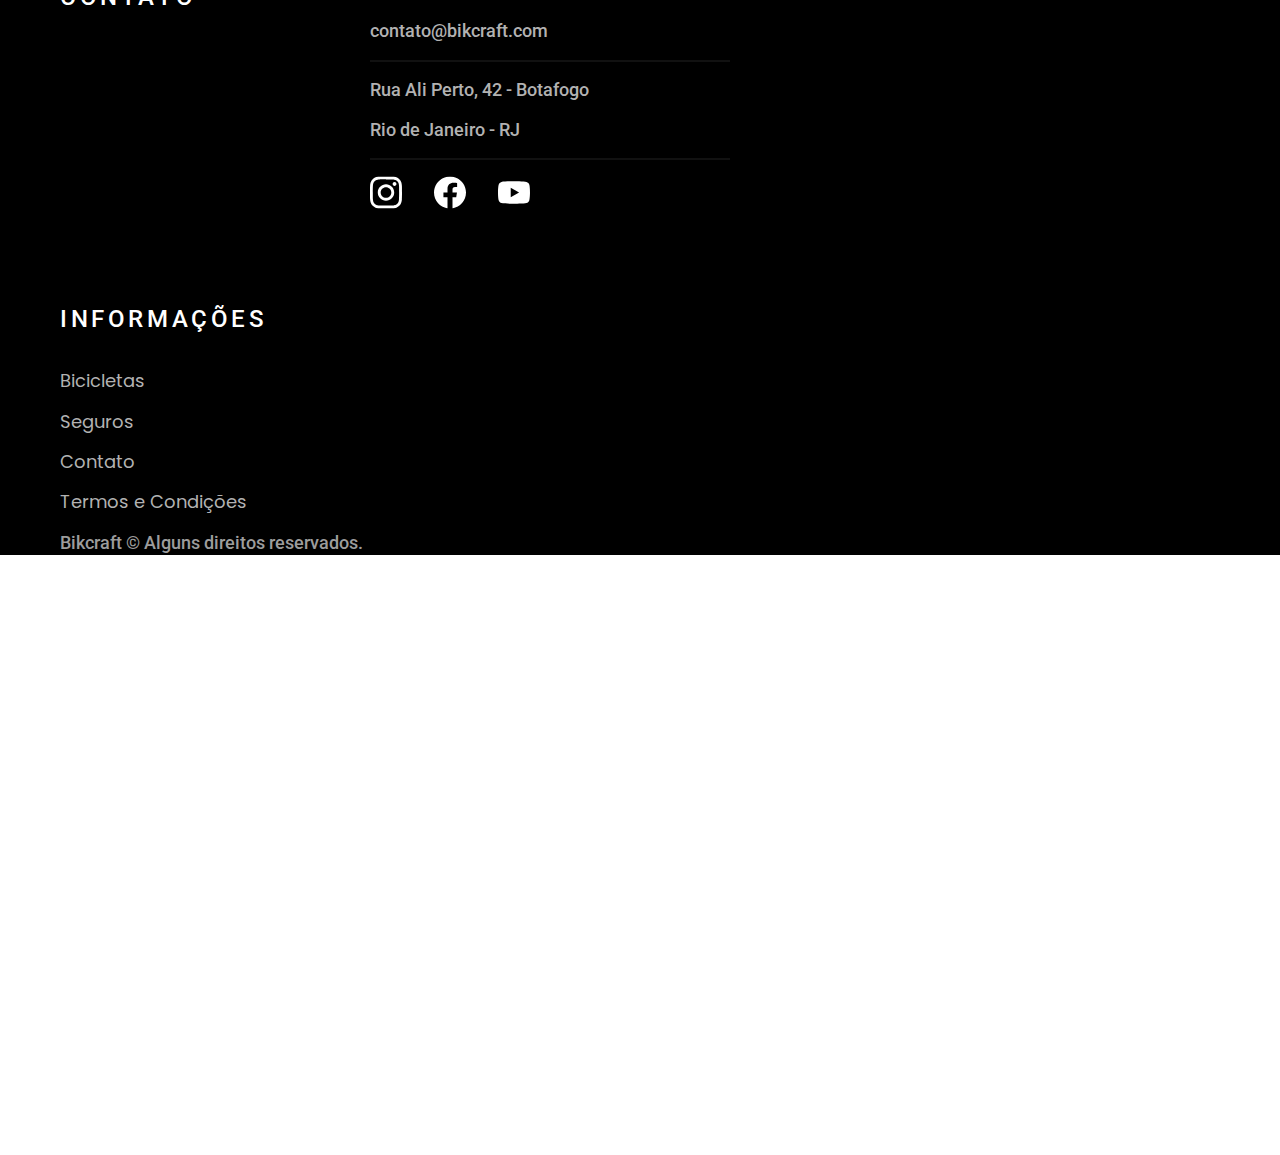
<file: seguros.html>
<!DOCTYPE html>
<html lang="pt-br">

<head>
  <meta charset="UTF-8">
  <meta name="viewport" content="width=device-width, initial-scale=1.0">
  <meta name="description" content="Seguros">
  <title>Seguros | Bickcraft</title>
  <link rel="stylesheet" href="css/style.css">

  <link rel="preconnect" href="https://fonts.googleapis.com">
  <link rel="preconnect" href="https://fonts.gstatic.com" crossorigin>
  <link href="https://fonts.googleapis.com/css2?family=Merriweather:ital,wght@1,900&family=Poppins:wght@400;600&family=Roboto:wght@400;500&display=swap" rel="stylesheet">
</head>

<body id="seguros">
  <header class="header-bg">
    <div class="header container">
      <a href="./">
        <img src="./img/bikcraft.svg" alt="">
      </a>

      <nav aria-label="primaria">
        <ul class="header-menu font-1-m cor-0">
          <li><a href="./bicicletas.html">Bicicletas</a></li>
          <li><a href="./seguros.html">Seguros</a></li>
          <li><a href="./contato.html">Contato</a></li>
        </ul>
      </nav>
    </div>
  </header>

  <main class="seguros-bg">
    <div class="titulo-bg">
      <div class="titulo container">
        <p class="font-2-l-b cor-5">Escolha o seguro</p>
        <h1 class="font-1-xxl cor-0">você seguro <span class="cor-p1">.</span></h1>
      </div>
    </div>


    <div class="seguros container">
      <div class="seguros-item">
        <h3 class="font-1-xl cor-6">PRATA</h3>
        <span class="font-1-xl cor-0">R$ 199 <span class="font-1-xs cor-6">mensal</span>
        </span>
        <ul class="font-2-m cor-0">
          <li>Duas trocas por ano</li>
          <li>Assistência técnica</li>
          <li>Suporte 08h às 18h</li>
          <li>Cobertura estadual</li>
        </ul>
        <a class="botao secundario" href="./orçamento.html">Inscreva-se</a>
      </div>

      <div class="seguros-item">
        <h3 class="font-1-xl cor-p1">Ouro</h3>
        <span class="font-1-xl cor-0">R$ 299 <span class="font-1-xs cor-6">mensal</span>
        </span>
        <ul class="font-2-m cor-0">
          <li>Cinco trocas por ano</li>
          <li>Assistência especial</li>
          <li>Suporte 24h</li>
          <li>Cobertura nacional</li>
          <li>Descontos em parceiros</li>
          <li>Acesso ao Clube Bikcraft</li>
        </ul>
        <a class="botao" href="./orçamento.html">Inscreva-se</a>
      </div>

    </div>
  </main>
  <article class="vantagens-bg">
    <div class="vantagens container">
      <h2 class="font-1-xxl cor-0">nossas vantagens<span class="cor-p1">.</span></h2>
      <ul>
        <li>
          <img src="./recursos/icones/eletrica.svg" alt="">
          <h3 class="font-1-l cor-0">Reparo Elétrico</h3>
          <p class="font-2-s cor-5">Garantimos o reparo completo do seu motor em caso de falhas. Sabemos que falhas são raras, mas estamos aqui para caso ocorra.</p>
        </li>
        <li>
          <img src="./recursos/icones/carbono.svg" alt="">
          <h3 class="font-1-l cor-0">Reparo de Quadro</h3>
          <p class="font-2-s cor-5">Nossos quadros são feitos para durar para sempre. Mas caso algo ocorra, ficamos felizes em reparar.</p>
        </li>
        <li>
          <img src="./recursos/icones/sustentavel.svg" alt="">
          <h3 class="font-1-l cor-0">Sustentével</h3>
          <p class="font-2-s cor-5">Trabalhamos com a filosofia de desperdício zero. Qualquer parte defeituosa é reciclada e reutilizada em outro projeto.</p>
        </li>
        <li>
          <img src="./recursos/icones/rastreador.svg" alt="">
          <h3 class="font-1-l cor-0">Recuperação</h3>
          <p class="font-2-s cor-5">Recuperamos Bikcrafts roubadas sem custo adicional para o dono. Se não conseguirmos recuperar, damos uma nova para você.</p>
        </li>
        <li>
          <img src="./recursos/icones/seguro.svg" alt="">
          <h3 class="font-1-l cor-0">Segurança</h3>
          <p class="font-2-s cor-5">O nosso seguro garante que todo reparo seja feito com peças genuínas e de alta qualidade. Confie na Bikcraft.</p>
        </li>
        <li>
          <img src="./recursos/icones/velocidade.svg" alt="">
          <h3 class="font-1-l cor-0">Rapidez</h3>
          <p class="font-2-s cor-5"> A sua Bikcraft ficará pronta para uso no mesmo dia, caso você traga ela para ser reparada em uma das filiais.</p>
        </li>
      </ul>
    </div>
  </article>
  <footer class="footer-bg">
    <div class="footer container">
      <img src="./img/bikcraft.svg" alt="">
      <div class="footer-contato">
        <h3 class="font-2-l-b cor-0">Contato</h3>
        <ul class="font-2-m cor-5">
          <li><a href="tel:+552199999999">+55 21 9999-9999</a></li>
          <li><a href="mailto:contato@bikcraft.com"></a>contato@bikcraft.com</li>
          <li>Rua Ali Perto, 42 - Botafogo</li>
          <li>Rio de Janeiro - RJ</li>
          <div class="footer-redes">
            <a href="./">
              <img src="./recursos/redes/instagram.svg" alt="Instagram">
            </a>
            <div class="footer-redes">
              <a href="./">
                <img src="./recursos/redes/facebook.svg" alt="Instagram">
              </a>
            </div>
            <div class="footer-redes">
              <a href="./">
                <img src="./recursos/redes/youtube.svg" alt="Instagram">
              </a>
            </div>
          </div>
        </ul>
      </div>
      <div class="footer-informacoes">
        <h3 class="font-2-l-b cor-0">Informações</h3>
        <nav>
          <ul class="font-1-m cor-5">
            <li><a href="./bicicletas.html">Bicicletas</a></li>
            <li><a href="./seguros.html">Seguros</a></li>
            <li><a href="./contato.html">Contato</a></li>
            <li><a href="./termos.html">Termos e Condições</a></li>
          </ul>
        </nav>
      </div>
      <p class="footer-copy font-2-m cor-6">Bikcraft © Alguns direitos reservados.</p>
    </div>
  </footer>
</body>

</html>
</file>
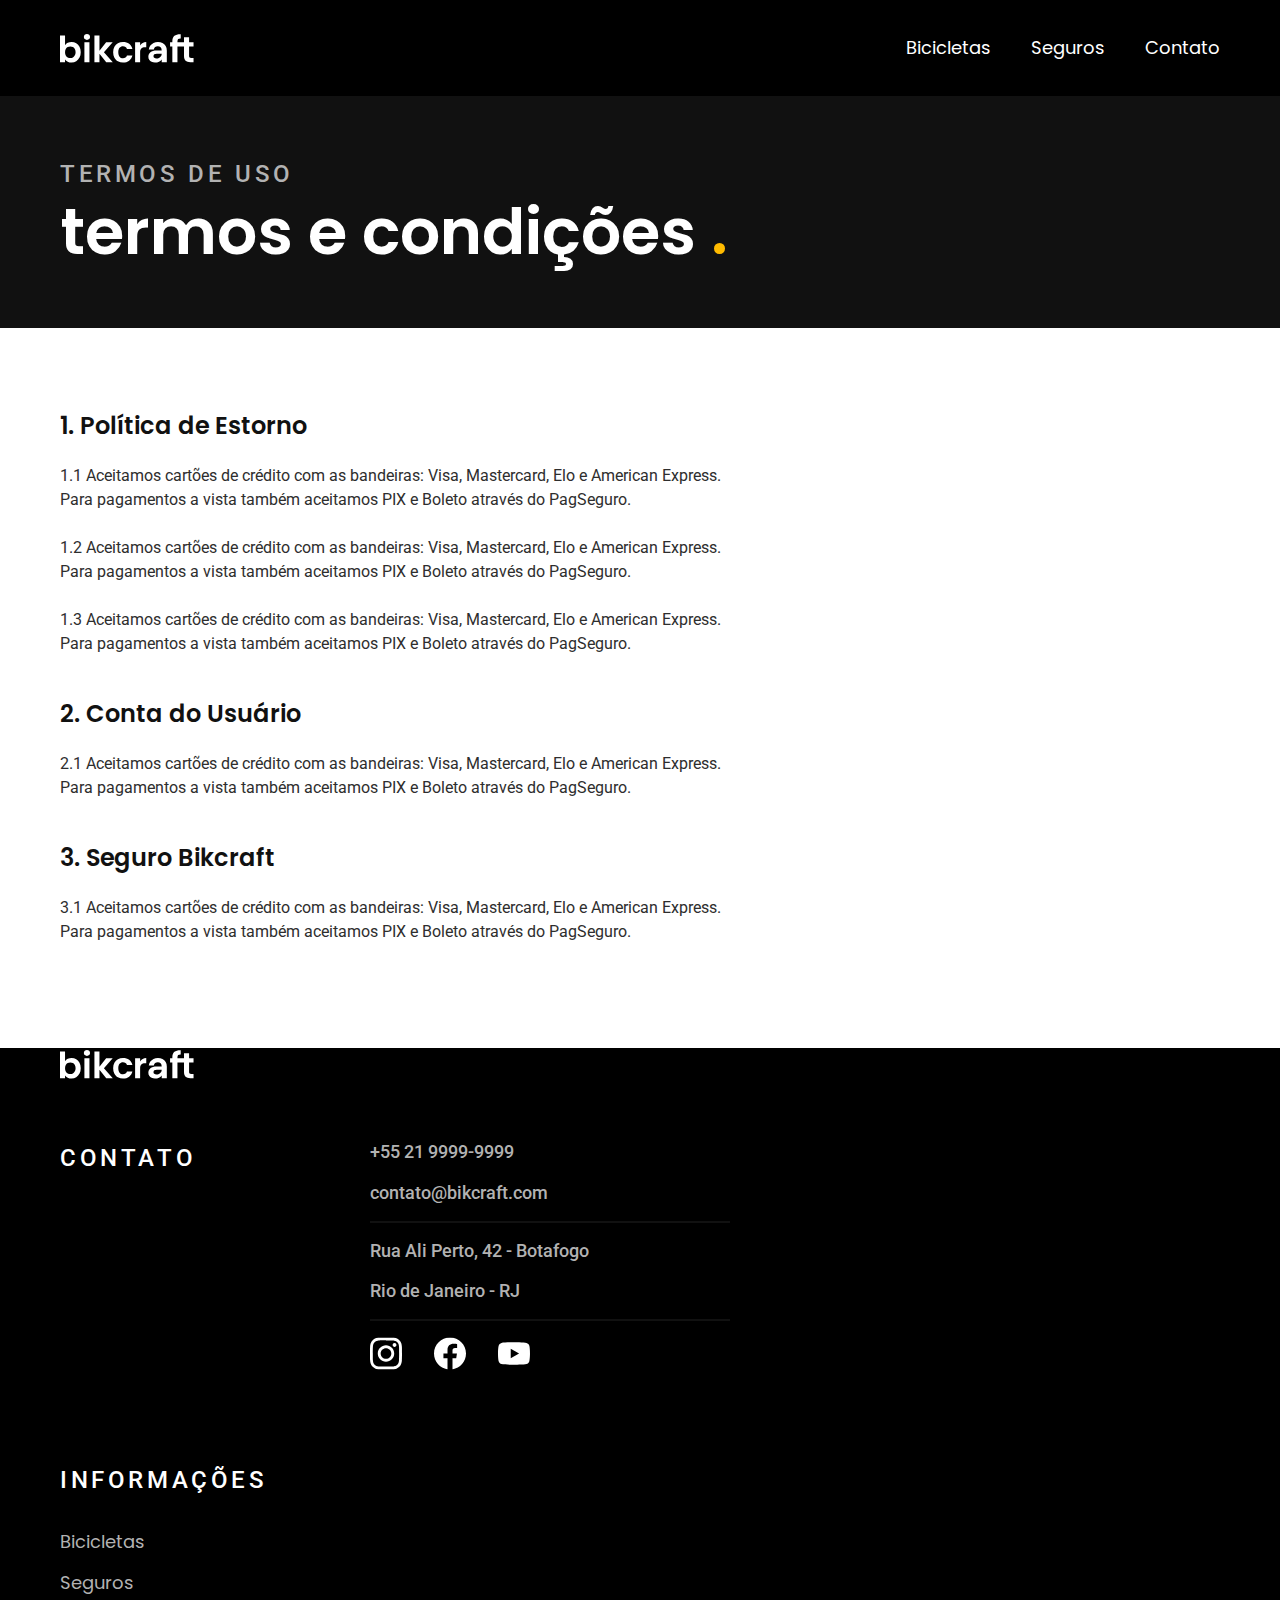
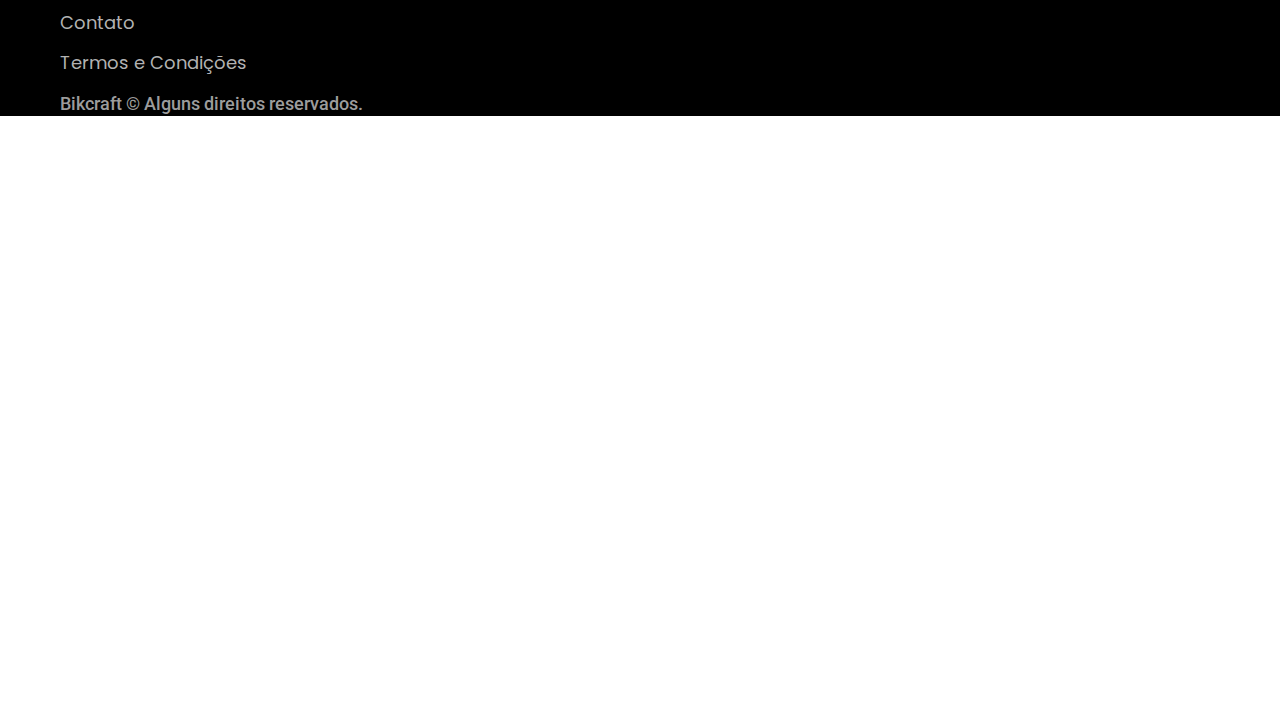
<file: termos.html>
<!DOCTYPE html>
<html lang="pt-br">

<head>
  <meta charset="UTF-8">
  <meta name="viewport" content="width=device-width, initial-scale=1.0">
  <meta name="description" content="Termos e condições.">
  <title>Termos e Condições | Bickcraft</title>
  <link rel="stylesheet" href="css/style.css">

  <link rel="preconnect" href="https://fonts.googleapis.com">
  <link rel="preconnect" href="https://fonts.gstatic.com" crossorigin>
  <link href="https://fonts.googleapis.com/css2?family=Merriweather:ital,wght@1,900&family=Poppins:wght@400;600&family=Roboto:wght@400;500&display=swap" rel="stylesheet">
</head>

<body id="termos">
  <header class="header-bg">
    <div class="header container">
      <a href="./">
        <img src="./img/bikcraft.svg" alt="">
      </a>

      <nav aria-label="primaria">
        <ul class="header-menu font-1-m cor-0">
          <li><a href="./bicicletas.html">Bicicletas</a></li>
          <li><a href="./seguros.html">Seguros</a></li>
          <li><a href="./contato.html">Contato</a></li>
        </ul>
      </nav>
    </div>
  </header>

  <main>
    <div class="titulo-bg">
      <div class="titulo container">
        <p class="font-2-l-b cor-5">Termos de uso</p>
        <h1 class="font-1-xxl cor-0">termos e condições <span class="cor-p1">.</span></h1>
      </div>

    </div>

    <div class="termos font-2-s cor-10 container ">
      <h2 class="font-1-l cor-11">1. Política de Estorno </h2>
      <p>1.1 Aceitamos cartões de crédito com as bandeiras: Visa, Mastercard, Elo e American Express. Para pagamentos a vista também aceitamos PIX e Boleto através do PagSeguro.</p>
      <p>1.2 Aceitamos cartões de crédito com as bandeiras: Visa, Mastercard, Elo e American Express. Para pagamentos a vista também aceitamos PIX e Boleto através do PagSeguro.</p>
      <p>1.3 Aceitamos cartões de crédito com as bandeiras: Visa, Mastercard, Elo e American Express. Para pagamentos a vista também aceitamos PIX e Boleto através do PagSeguro.</p>
      <h2 class="font-1-l cor-11">2. Conta do Usuário</h2>
      <p>2.1 Aceitamos cartões de crédito com as bandeiras: Visa, Mastercard, Elo e American Express. Para pagamentos a vista também aceitamos PIX e Boleto através do PagSeguro.</p>
      <h2 class="font-1-l cor-11">3. Seguro Bikcraft </h2>
      <p>3.1 Aceitamos cartões de crédito com as bandeiras: Visa, Mastercard, Elo e American Express. Para pagamentos a vista também aceitamos PIX e Boleto através do PagSeguro.</p>
    </div>
  </main>

  <footer class="footer-bg">
    <div class="footer container">
      <img src="./img/bikcraft.svg" alt="">
      <div class="footer-contato">
        <h3 class="font-2-l-b cor-0">Contato</h3>
        <ul class="font-2-m cor-5">
          <li><a href="tel:+552199999999">+55 21 9999-9999</a></li>
          <li><a href="mailto:contato@bikcraft.com"></a>contato@bikcraft.com</li>
          <li>Rua Ali Perto, 42 - Botafogo</li>
          <li>Rio de Janeiro - RJ</li>
          <div class="footer-redes">
            <a href="./">
              <img src="./recursos/redes/instagram.svg" alt="Instagram">
            </a>
            <div class="footer-redes">
              <a href="./">
                <img src="./recursos/redes/facebook.svg" alt="Instagram">
              </a>
            </div>
            <div class="footer-redes">
              <a href="./">
                <img src="./recursos/redes/youtube.svg" alt="Instagram">
              </a>
            </div>
          </div>
        </ul>
      </div>
      <div class="footer-informacoes">
        <h3 class="font-2-l-b cor-0">Informações</h3>
        <nav>
          <ul class="font-1-m cor-5">
            <li><a href="./bicicletas.html">Bicicletas</a></li>
            <li><a href="./seguros.html">Seguros</a></li>
            <li><a href="./contato.html">Contato</a></li>
            <li><a href="./termos.html">Termos e Condições</a></li>
          </ul>
        </nav>
      </div>
      <p class="footer-copy font-2-m cor-6">Bikcraft © Alguns direitos reservados.</p>
    </div>
  </footer>
</body>

</html>
</file>
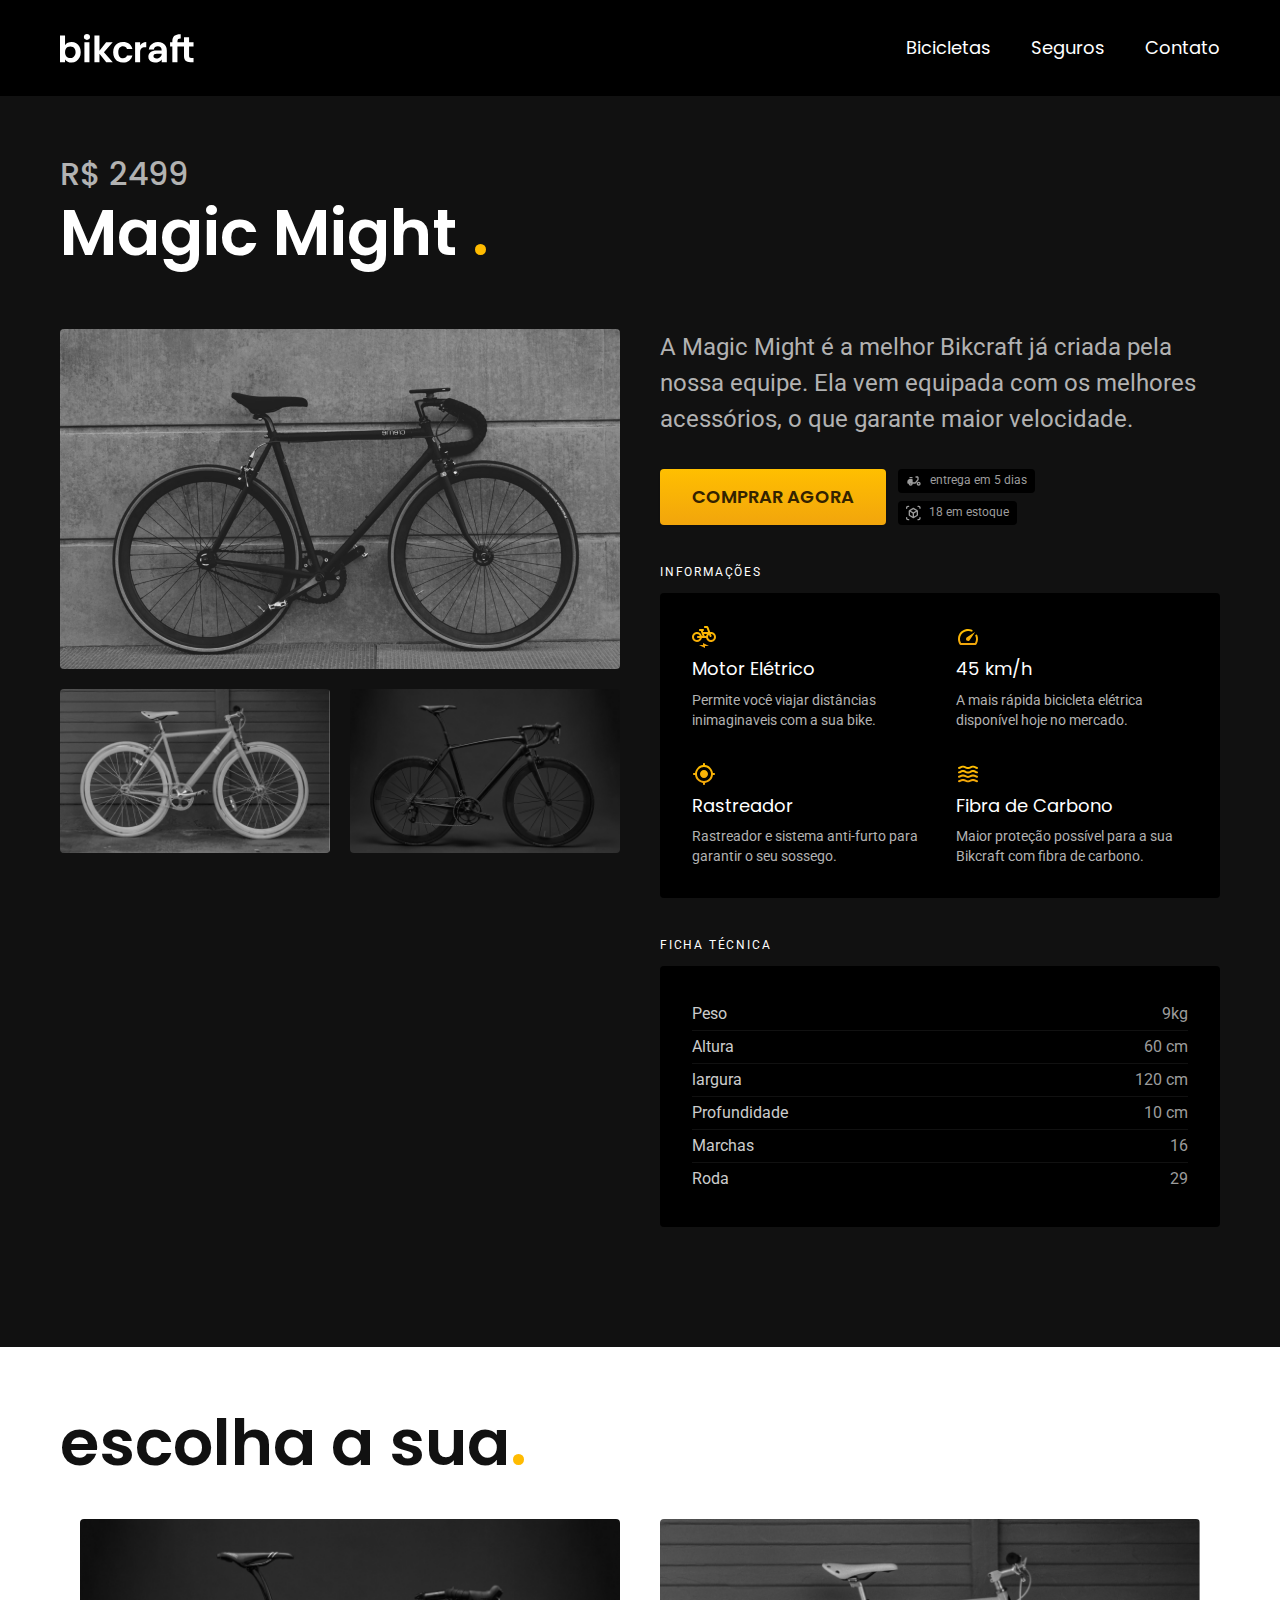
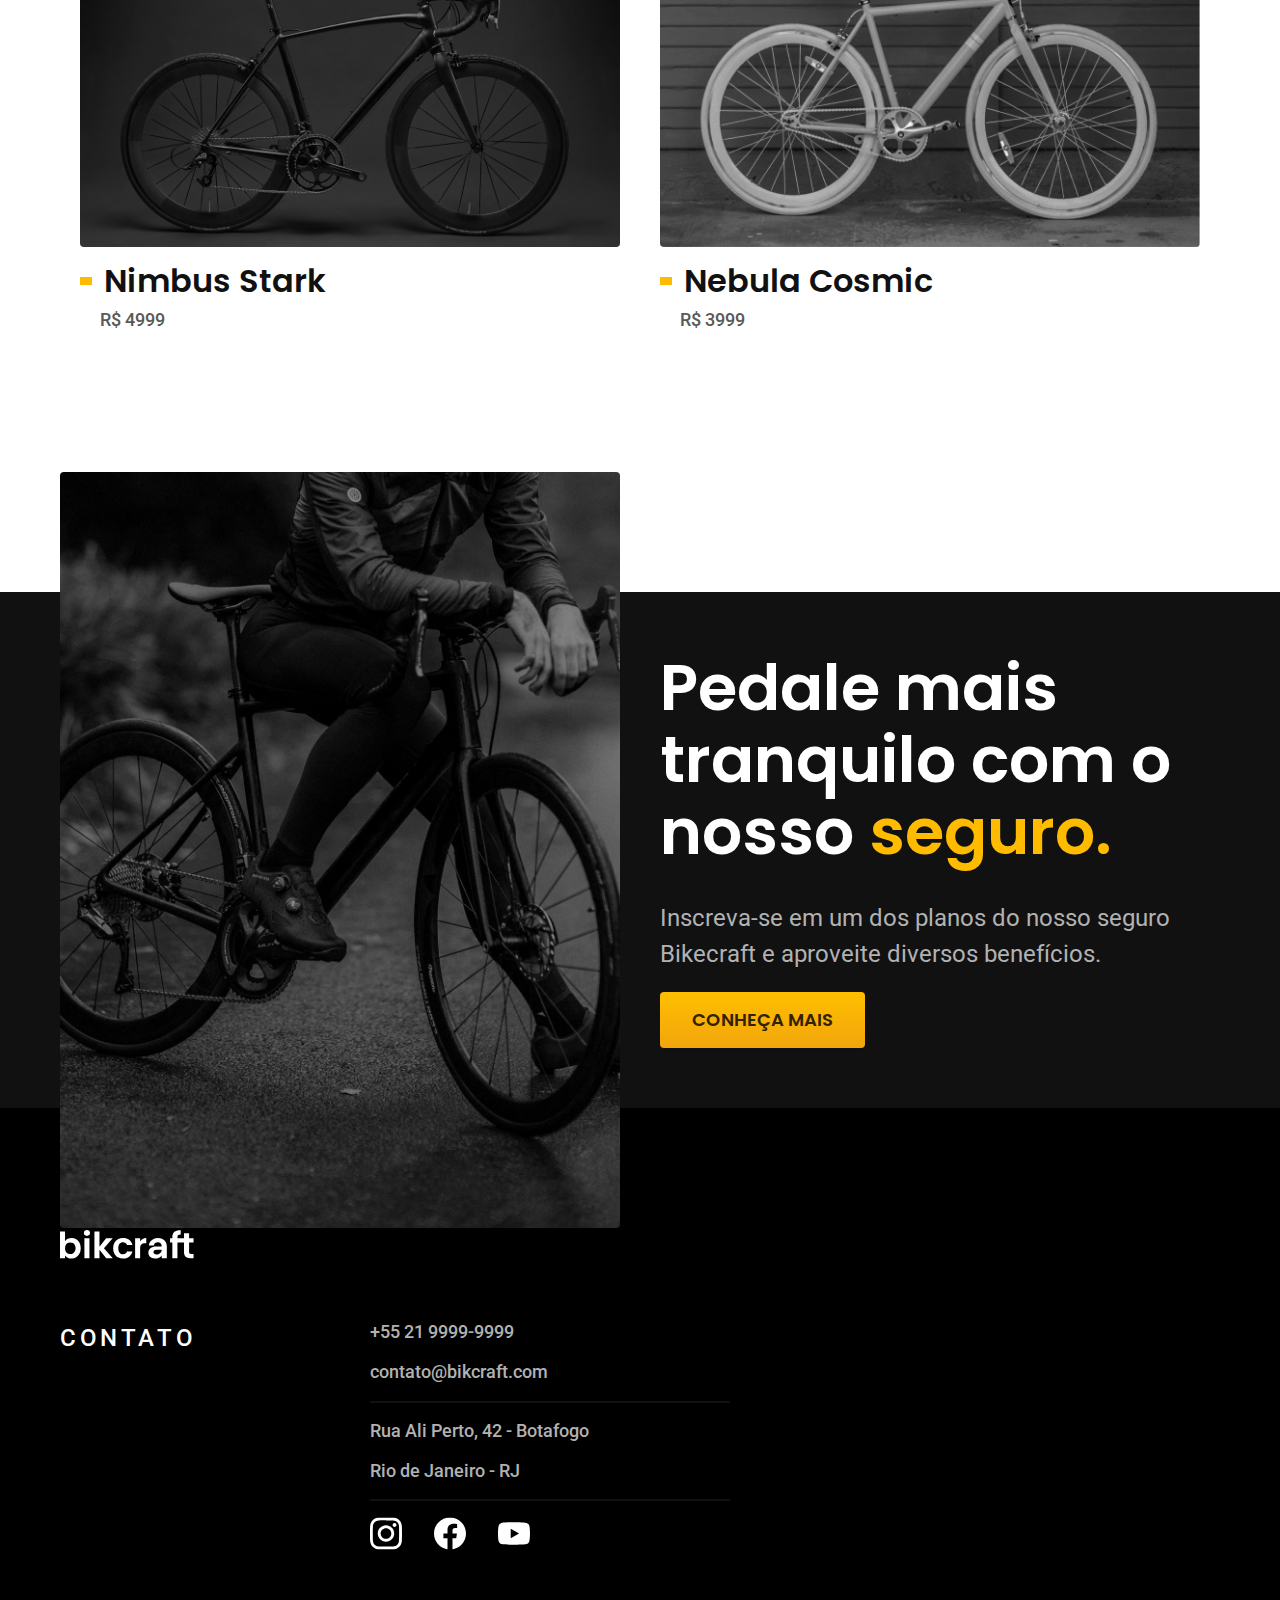
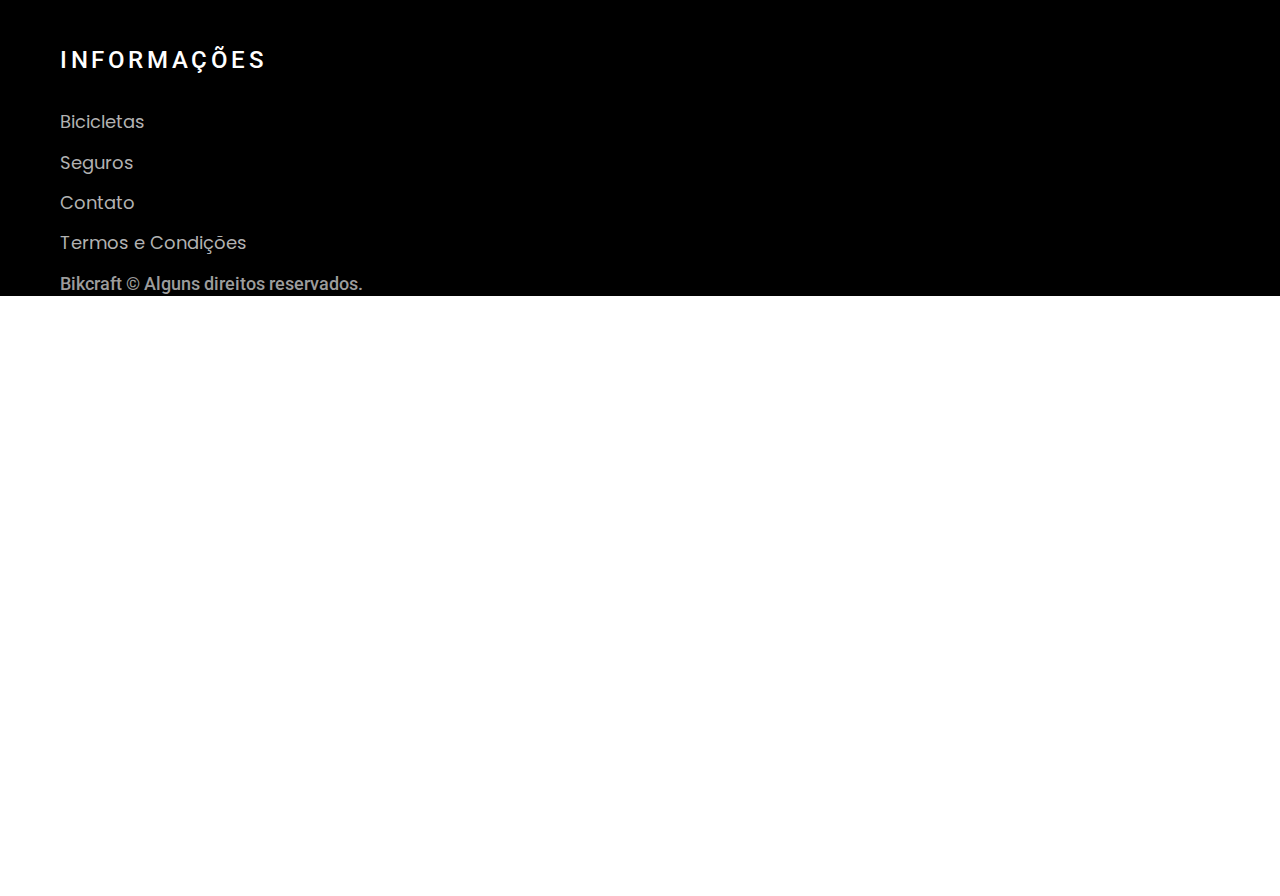
<file: bicicletas/magic.html>
<!DOCTYPE html>
<html lang="pt-br">

<head>
  <meta charset="UTF-8">
  <meta name="viewport" content="width=device-width, initial-scale=1.0">
  <meta name="description" content="Termos e condições.">
  <title>Magic | Bickcraft</title>
  <link rel="stylesheet" href="../css/style.css">

  <link rel="preconnect" href="https://fonts.googleapis.com">
  <link rel="preconnect" href="https://fonts.gstatic.com" crossorigin>
  <link href="https://fonts.googleapis.com/css2?family=Merriweather:ital,wght@1,900&family=Poppins:wght@400;600&family=Roboto:wght@400;500&display=swap" rel="stylesheet">
</head>

<body id="bicicleta">
  <header class="header-bg">
    <div class="header container">
      <a href="../">
        <img src="../img/bikcraft.svg" alt="">
      </a>

      <nav aria-label="primaria">
        <ul class="header-menu font-1-m cor-0">
          <li><a href="../bicicletas.html">Bicicletas</a></li>
          <li><a href="../seguros.html">Seguros</a></li>
          <li><a href="../contato.html">Contato</a></li>
        </ul>
      </nav>
    </div>
  </header>

  <main class="titulo-bg">

    <div class="titulo container">
      <p class="font-2-xl cor-5">R$ 2499</p>
      <h1 class="font-1-xxl cor-0">Magic Might <span class="cor-p1">.</span></h1>
    </div>
    <div class="bicicleta container">
      <div class="bicicleta-imagens">
        <img src="../img/bicicletas/magic.jpg" alt="">
        <img src="../img/bicicletas/nebula.jpg" alt="">
        <img src="../img/bicicletas/nimbus.jpg" alt="">
      </div>
      <div class="bicicleta-conteudo">
        <p class="font-2-l cor-5">
          A Magic Might é a melhor Bikcraft já criada pela nossa equipe. Ela vem equipada com os melhores acessórios, o que garante maior velocidade.
        </p>
        <div class="bicicleta-comprar">
          <a class="botao" href="../orcamento.html">Comprar Agora</a>
          <span class="font-1-xs cor-6"> <img src="../recursos/icones/entrega.svg" alt=""> entrega em 5 dias</span>
          <span class="font-1-xs cor-6"> <img src="../recursos/icones/estoque.svg" alt="">18 em estoque</span>
        </div>

        <h2 class="font-1-xs cor-0">Informações</h2>
        <ul class="bicicleta-informacoes">
          <li>
            <img src="../recursos/icones/eletrica.svg" alt="">
            <h3 class="font-1-m cor-0">Motor Elétrico</h3>
            <p class="font-2-xs cor-5">Permite você viajar distâncias inimaginaveis com a sua bike.</p>
          </li>
          <li>
            <img src="../recursos/icones/velocidade.svg" alt="">
            <h3 class="font-1-m cor-0">45 km/h</h3>
            <p class="font-2-xs cor-5">A mais rápida bicicleta elétrica disponível hoje no mercado.</p>
          </li>
          <li>
            <img src="../recursos/icones/rastreador.svg" alt="">
            <h3 class="font-1-m cor-0">Rastreador</h3>
            <p class="font-2-xs cor-5">Rastreador e sistema anti-furto para garantir o seu sossego.</p>
          </li>
          <li>
            <img src="../recursos/icones/carbono.svg" alt="">
            <h3 class="font-1-m cor-0">Fibra de Carbono</h3>
            <p class="font-2-xs cor-5">Maior proteção possível para a sua Bikcraft com fibra de carbono.</p>
          </li>
        </ul>
        <h2 class="font-1-xs cor-0">Ficha Técnica</h2>
        <ul class="bicicleta-ficha font-2-s cor-4">
          <li>Peso <span>9kg</span></li>
          <li>Altura <span>60 cm</span></li>
          <li>largura <span>120 cm</span></li>
          <li>Profundidade <span>10 cm</span></li>
          <li>Marchas <span>16</span></li>
          <li>Roda <span>29</span></li>

        </ul>
      </div>
    </div>

  </main>

  <article class="bicicletas-lista container">
    <h2 class="font-1-xxl">escolha a sua<sapn class="cor-p1">.</span></h2>
    <ul>
      <li>
        <a href="./nimbus.html">
          <img src="../img/bicicletas/nimbus.jpg" alt="Bicicleta preta">
          <h3 class="font-1-xl">Nimbus Stark</h3>
          <span class="font-2-m cor-8">R$ 4999</span>
        </a>
      </li>
      <li>
        <a href="./nebula.html">
          <img src="../img/bicicletas/nebula.jpg" alt="Bicicleta preta">
          <h3 class="font-1-xl">Nebula Cosmic</h3>
          <span class="font-2-m cor-8">R$ 3999</span>
        </a>
      </li>
    </ul>
  </article>
  <article class="seguro-bg">
    <div class="seguro container">
      <div class="seguro-imagem">
        <img src="../img/fotos/seguros.jpg" alt="Pessoa parada em cima de uma bicicleta">
      </div>
      <div class="seguro-conteudo">
        <h2 class="font-1-xxl cor-0">Pedale mais tranquilo com o nosso <span class="cor-p1">seguro.</span></h2>
        <p class="font-2-l cor-5">Inscreva-se em um dos planos do nosso seguro Bikecraft e aproveite diversos benefícios.</p>
        <a class="botao" href="../seguros.html">Conheça Mais</a>
      </div>
    </div>
  </article>
  <footer class="footer-bg">
    <div class="footer container">
      <img src="../img/bikcraft.svg" alt="">
      <div class="footer-contato">
        <h3 class="font-2-l-b cor-0">Contato</h3>
        <ul class="font-2-m cor-5">
          <li><a href="tel:+552199999999">+55 21 9999-9999</a></li>
          <li><a href="mailto:contato@bikcraft.com"></a>contato@bikcraft.com</li>
          <li>Rua Ali Perto, 42 - Botafogo</li>
          <li>Rio de Janeiro - RJ</li>
          <div class="footer-redes">
            <a href="../">
              <img src="../recursos/redes/instagram.svg" alt="Instagram">
            </a>
            <div class="footer-redes">
              <a href="../">
                <img src="../recursos/redes/facebook.svg" alt="Instagram">
              </a>
            </div>
            <div class="footer-redes">
              <a href="../">
                <img src="../recursos/redes/youtube.svg" alt="Instagram">
              </a>
            </div>
          </div>
        </ul>
      </div>
      <div class="footer-informacoes">
        <h3 class="font-2-l-b cor-0">Informações</h3>
        <nav>
          <ul class="font-1-m cor-5">
            <li><a href="../bicicletas.html">Bicicletas</a></li>
            <li><a href="../seguros.html">Seguros</a></li>
            <li><a href="../contato.html">Contato</a></li>
            <li><a href="../termos.html">Termos e Condições</a></li>
          </ul>
        </nav>
      </div>
      <p class="footer-copy font-2-m cor-6">Bikcraft © Alguns direitos reservados.</p>
    </div>
  </footer>
  <script src="../js/script.js"></script>
</body>

</html>
</file>
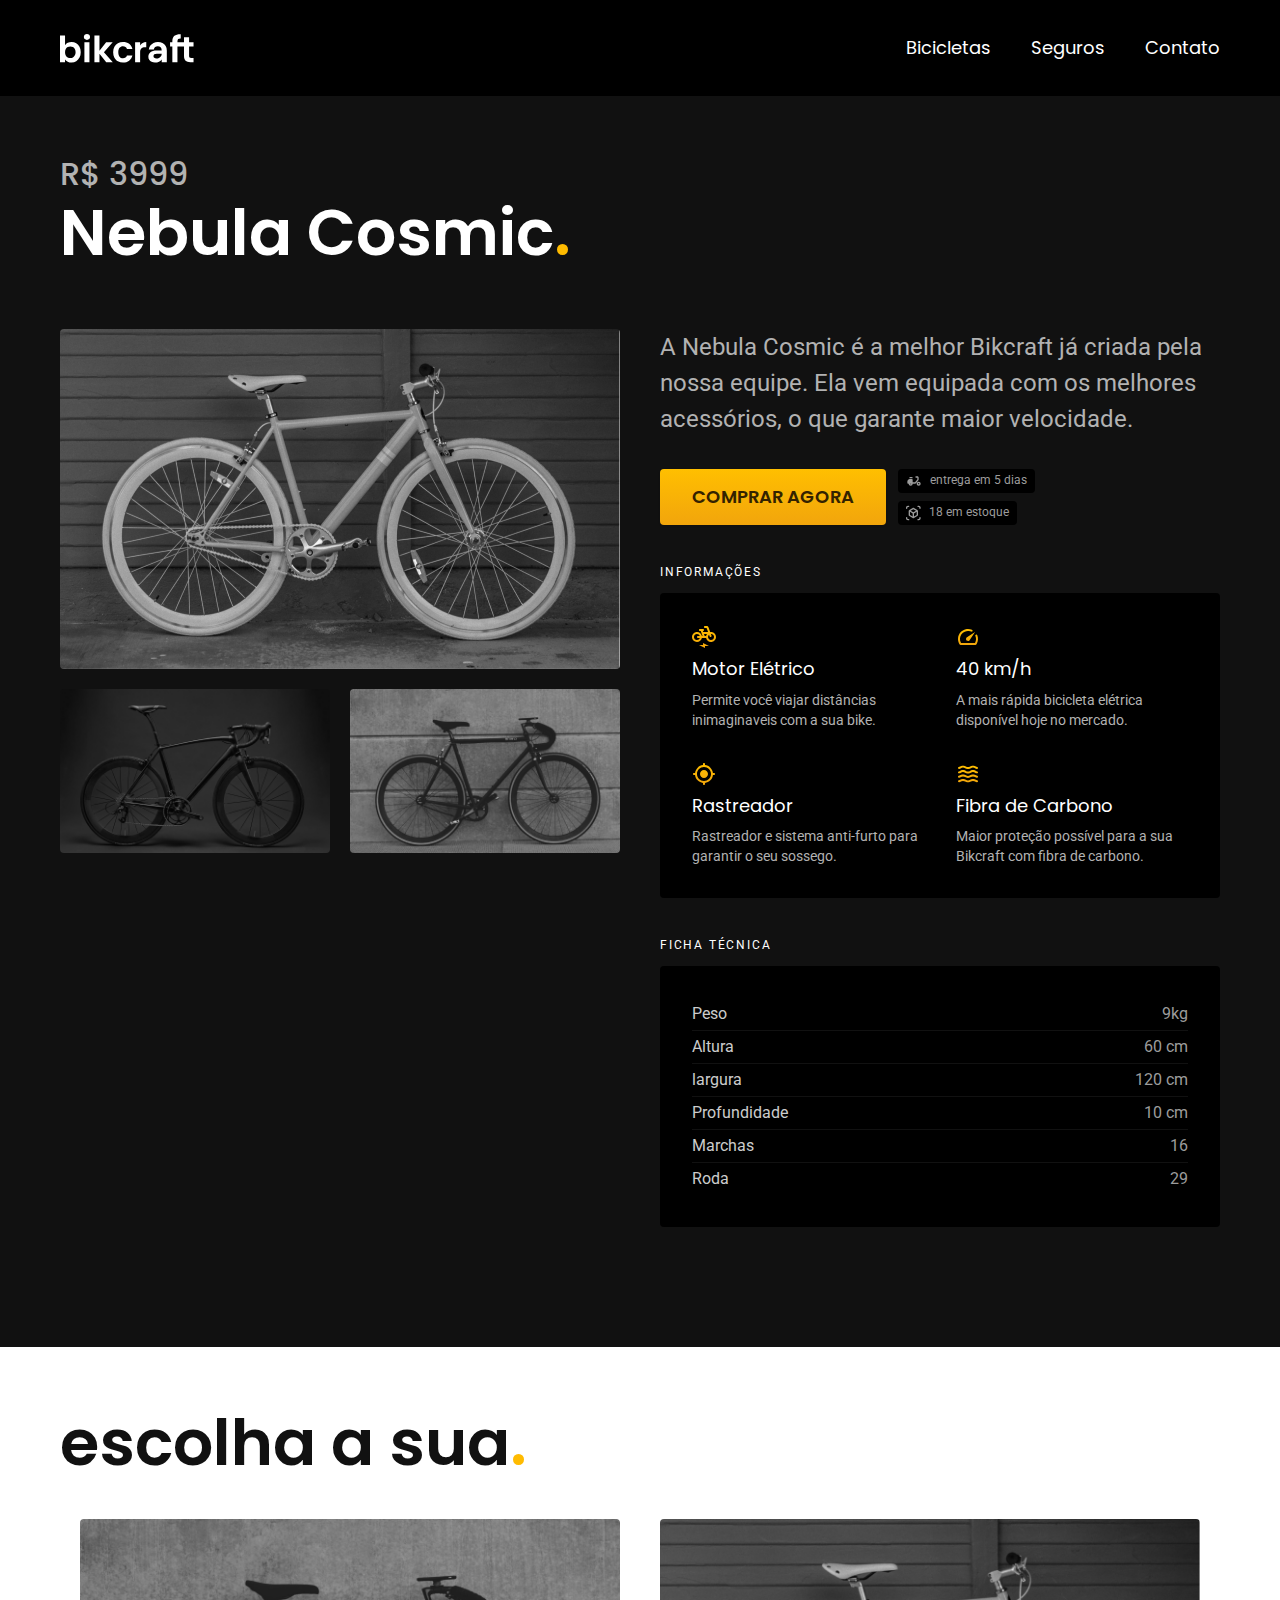
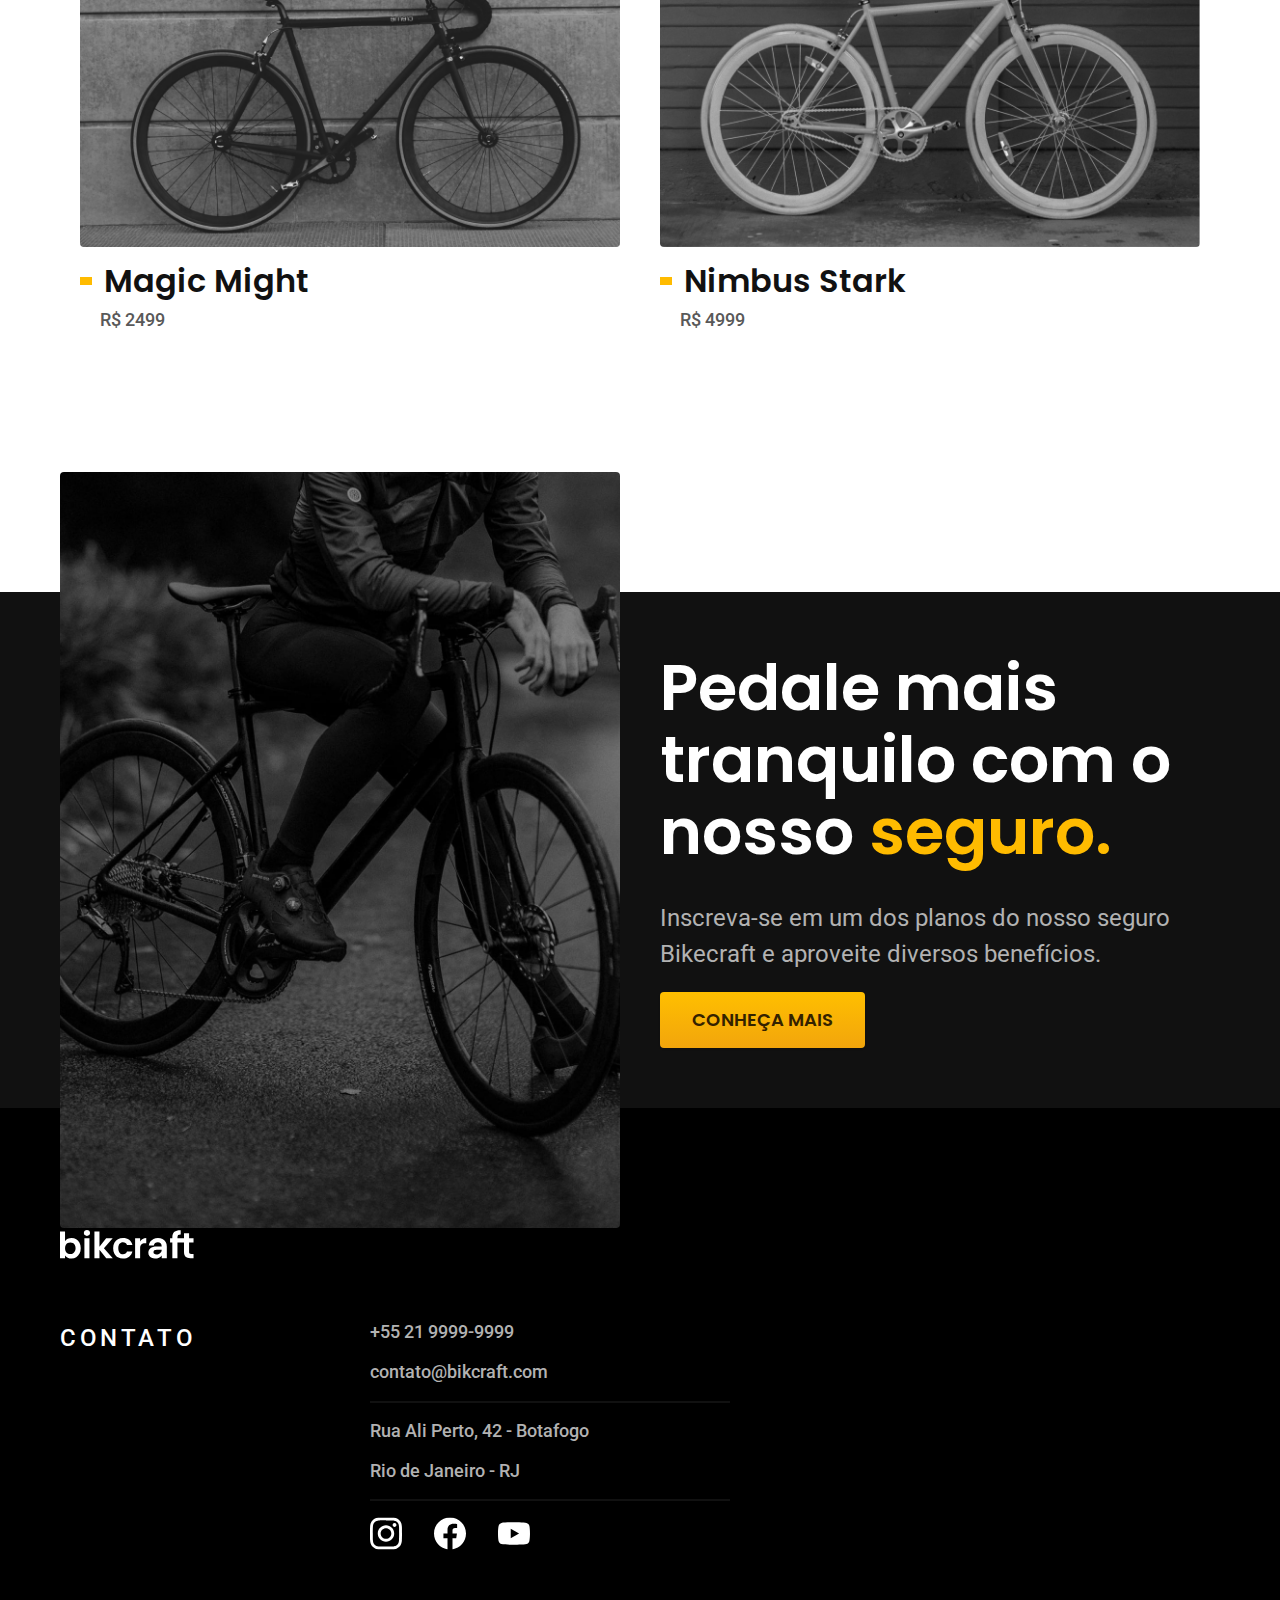
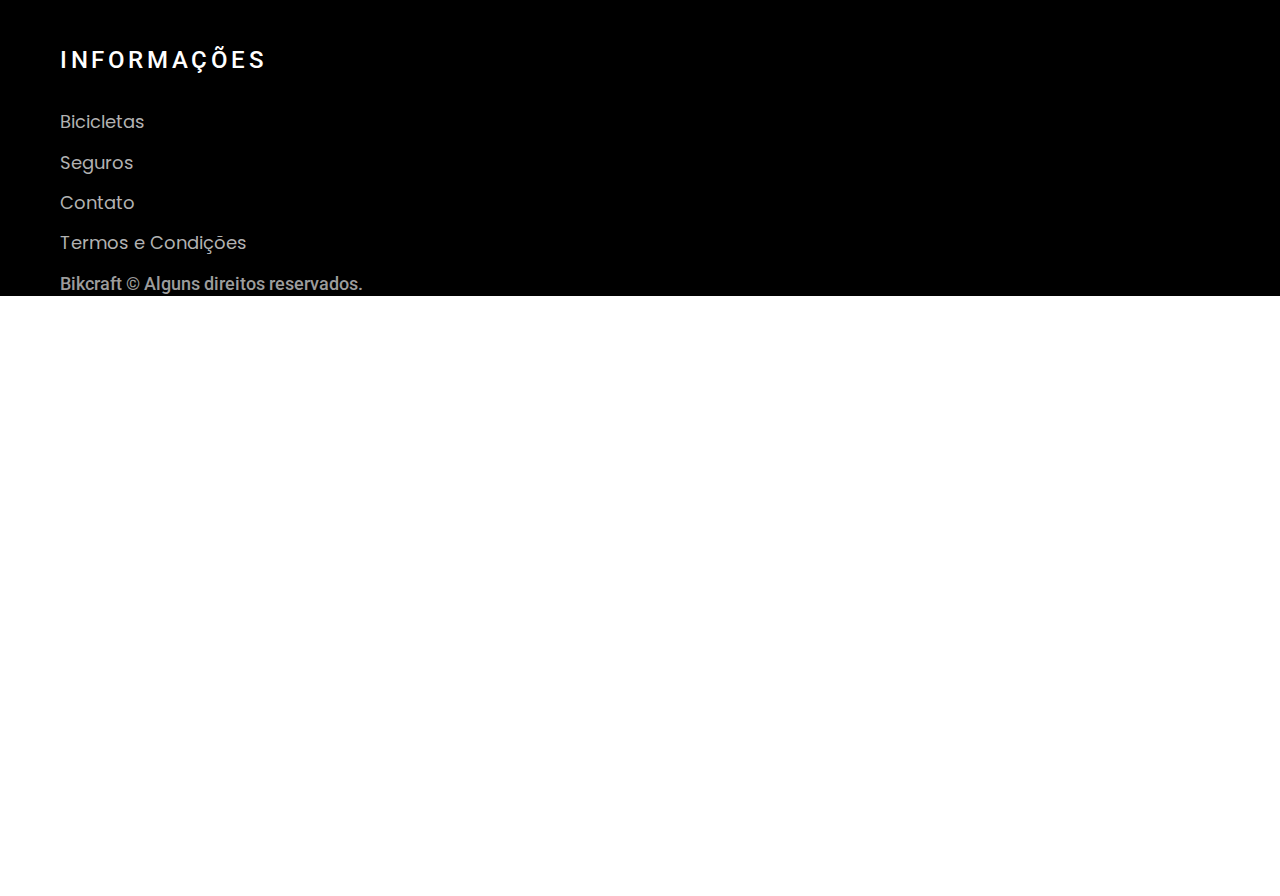
<file: bicicletas/nebula.html>
<!DOCTYPE html>
<html lang="pt-br">

<head>
  <meta charset="UTF-8">
  <meta name="viewport" content="width=device-width, initial-scale=1.0">
  <meta name="description" content="Termos e condições.">
  <title>Nebula | Bickcraft</title>
  <link rel="stylesheet" href="../css/style.css">

  <link rel="preconnect" href="https://fonts.googleapis.com">
  <link rel="preconnect" href="https://fonts.gstatic.com" crossorigin>
  <link href="https://fonts.googleapis.com/css2?family=Merriweather:ital,wght@1,900&family=Poppins:wght@400;600&family=Roboto:wght@400;500&display=swap" rel="stylesheet">
</head>

<body id="bicicleta">
  <header class="header-bg">
    <div class="header container">
      <a href="../">
        <img src="../img/bikcraft.svg" alt="">
      </a>

      <nav aria-label="primaria">
        <ul class="header-menu font-1-m cor-0">
          <li><a href="../bicicletas.html">Bicicletas</a></li>
          <li><a href="../seguros.html">Seguros</a></li>
          <li><a href="../contato.html">Contato</a></li>
        </ul>
      </nav>
    </div>
  </header>

  <main class="titulo-bg">

    <div class="titulo container">
      <p class="font-2-xl cor-5">R$ 3999</p>
      <h1 class="font-1-xxl cor-0">Nebula Cosmic<span class="cor-p1">.</span></h1>
    </div>
    <div class="bicicleta container">
      <div class="bicicleta-imagens">
        <img src="../img/bicicletas/nebula.jpg" alt="">
        <img src="../img/bicicletas/nimbus.jpg" alt="">
        <img src="../img/bicicletas/magic.jpg" alt="">
      </div>
      <div class="bicicleta-conteudo">
        <p class="font-2-l cor-5">
          A Nebula Cosmic é a melhor Bikcraft já criada pela nossa equipe. Ela vem equipada com os melhores acessórios, o que garante maior velocidade.
        </p>
        <div class="bicicleta-comprar">
          <a class="botao" href="../orcamento.html">Comprar Agora</a>
          <span class="font-1-xs cor-6"> <img src="../recursos/icones/entrega.svg" alt=""> entrega em 5 dias</span>
          <span class="font-1-xs cor-6"> <img src="../recursos/icones/estoque.svg" alt="">18 em estoque</span>
        </div>

        <h2 class="font-1-xs cor-0">Informações</h2>
        <ul class="bicicleta-informacoes">
          <li>
            <img src="../recursos/icones/eletrica.svg" alt="">
            <h3 class="font-1-m cor-0">Motor Elétrico</h3>
            <p class="font-2-xs cor-5">Permite você viajar distâncias inimaginaveis com a sua bike.</p>
          </li>
          <li>
            <img src="../recursos/icones/velocidade.svg" alt="">
            <h3 class="font-1-m cor-0">40 km/h</h3>
            <p class="font-2-xs cor-5">A mais rápida bicicleta elétrica disponível hoje no mercado.</p>
          </li>
          <li>
            <img src="../recursos/icones/rastreador.svg" alt="">
            <h3 class="font-1-m cor-0">Rastreador</h3>
            <p class="font-2-xs cor-5">Rastreador e sistema anti-furto para garantir o seu sossego.</p>
          </li>
          <li>
            <img src="../recursos/icones/carbono.svg" alt="">
            <h3 class="font-1-m cor-0">Fibra de Carbono</h3>
            <p class="font-2-xs cor-5">Maior proteção possível para a sua Bikcraft com fibra de carbono.</p>
          </li>
        </ul>
        <h2 class="font-1-xs cor-0">Ficha Técnica</h2>
        <ul class="bicicleta-ficha font-2-s cor-4">
          <li>Peso <span>9kg</span></li>
          <li>Altura <span>60 cm</span></li>
          <li>largura <span>120 cm</span></li>
          <li>Profundidade <span>10 cm</span></li>
          <li>Marchas <span>16</span></li>
          <li>Roda <span>29</span></li>

        </ul>
      </div>
    </div>

  </main>

  <article class="bicicletas-lista container">
    <h2 class="font-1-xxl">escolha a sua<sapn class="cor-p1">.</span></h2>
    <ul>
      <li>
        <a href="./magic.html">
          <img src="../img/bicicletas/magic.jpg" alt="Bicicleta preta">
          <h3 class="font-1-xl">Magic Might</h3>
          <span class="font-2-m cor-8">R$ 2499</span>
        </a>
      </li>
      <li>
        <a href="./nimbus.html">
          <img src="../img/bicicletas/nebula.jpg" alt="Bicicleta preta">
          <h3 class="font-1-xl">Nimbus Stark</h3>
          <span class="font-2-m cor-8">R$ 4999</span>
        </a>
      </li>
    </ul>
  </article>
  <article class="seguro-bg">
    <div class="seguro container">
      <div class="seguro-imagem">
        <img src="../img/fotos/seguros.jpg" alt="Pessoa parada em cima de uma bicicleta">
      </div>
      <div class="seguro-conteudo">
        <h2 class="font-1-xxl cor-0">Pedale mais tranquilo com o nosso <span class="cor-p1">seguro.</span></h2>
        <p class="font-2-l cor-5">Inscreva-se em um dos planos do nosso seguro Bikecraft e aproveite diversos benefícios.</p>
        <a class="botao" href="../seguros.html">Conheça Mais</a>
      </div>
    </div>
  </article>
  <footer class="footer-bg">
    <div class="footer container">
      <img src="../img/bikcraft.svg" alt="">
      <div class="footer-contato">
        <h3 class="font-2-l-b cor-0">Contato</h3>
        <ul class="font-2-m cor-5">
          <li><a href="tel:+552199999999">+55 21 9999-9999</a></li>
          <li><a href="mailto:contato@bikcraft.com"></a>contato@bikcraft.com</li>
          <li>Rua Ali Perto, 42 - Botafogo</li>
          <li>Rio de Janeiro - RJ</li>
          <div class="footer-redes">
            <a href="../">
              <img src="../recursos/redes/instagram.svg" alt="Instagram">
            </a>
            <div class="footer-redes">
              <a href="../">
                <img src="../recursos/redes/facebook.svg" alt="Instagram">
              </a>
            </div>
            <div class="footer-redes">
              <a href="../">
                <img src="../recursos/redes/youtube.svg" alt="Instagram">
              </a>
            </div>
          </div>
        </ul>
      </div>
      <div class="footer-informacoes">
        <h3 class="font-2-l-b cor-0">Informações</h3>
        <nav>
          <ul class="font-1-m cor-5">
            <li><a href="../bicicletas.html">Bicicletas</a></li>
            <li><a href="../seguros.html">Seguros</a></li>
            <li><a href="../contato.html">Contato</a></li>
            <li><a href="../termos.html">Termos e Condições</a></li>
          </ul>
        </nav>
      </div>
      <p class="footer-copy font-2-m cor-6">Bikcraft © Alguns direitos reservados.</p>
    </div>
  </footer>
</body>

</html>
</file>
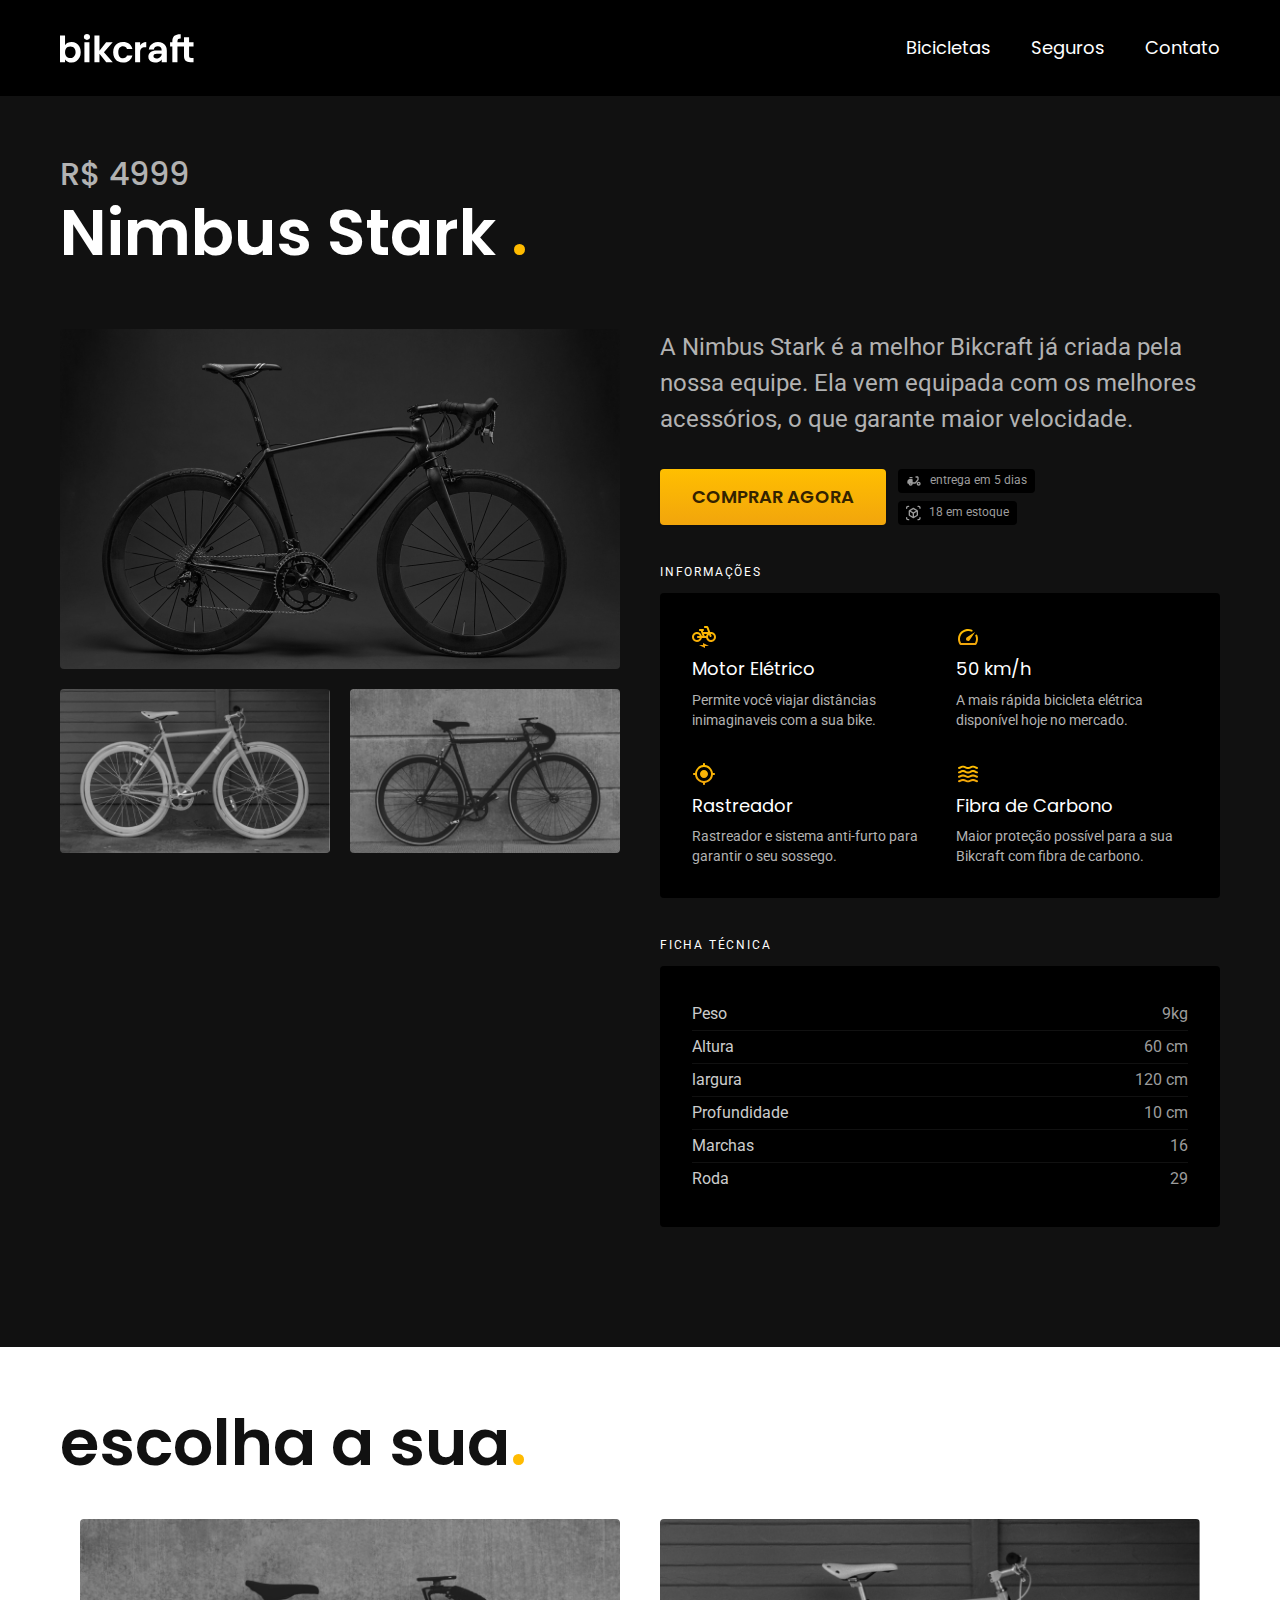
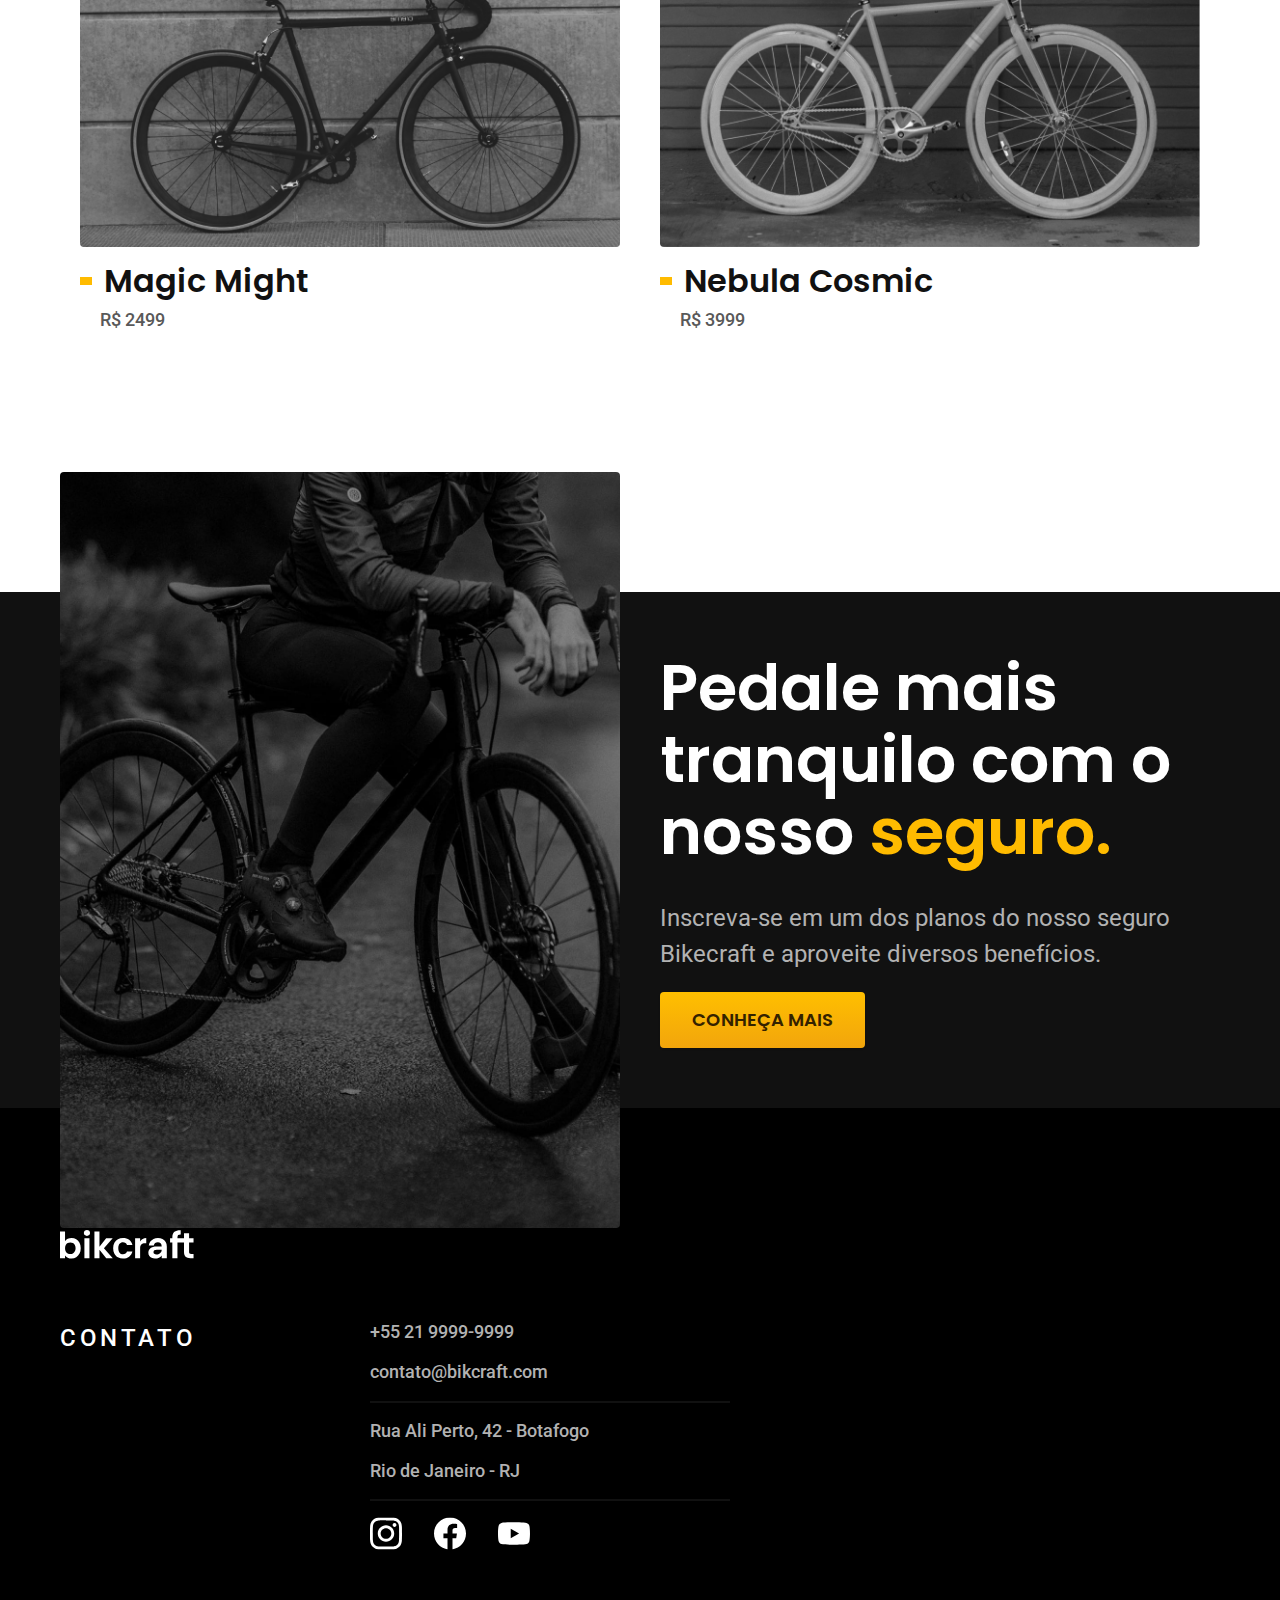
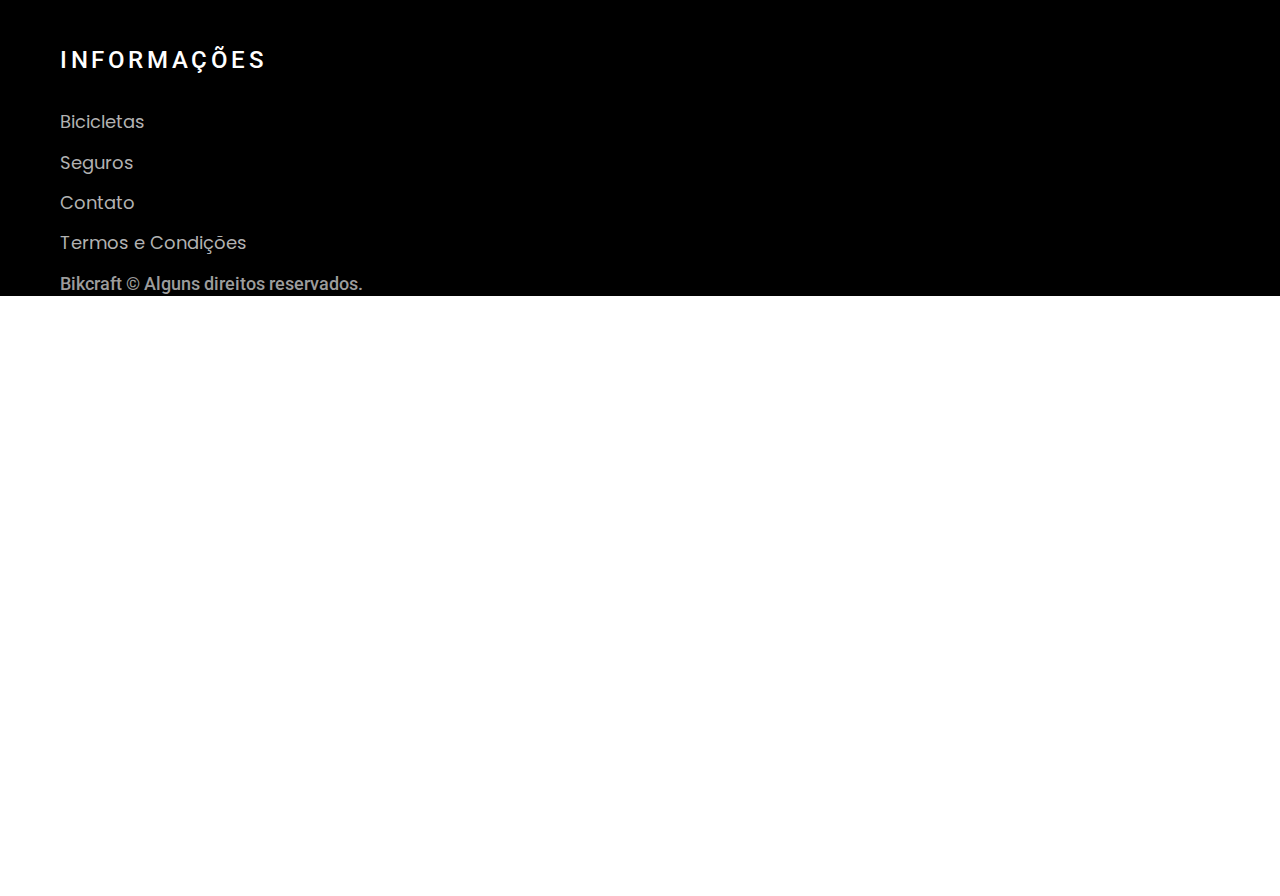
<file: bicicletas/nimbus.html>
<!DOCTYPE html>
<html lang="pt-br">

<head>
  <meta charset="UTF-8">
  <meta name="viewport" content="width=device-width, initial-scale=1.0">
  <meta name="description" content="Termos e condições.">
  <title>Nimbus | Bickcraft</title>
  <link rel="stylesheet" href="../css/style.css">

  <link rel="preconnect" href="https://fonts.googleapis.com">
  <link rel="preconnect" href="https://fonts.gstatic.com" crossorigin>
  <link href="https://fonts.googleapis.com/css2?family=Merriweather:ital,wght@1,900&family=Poppins:wght@400;600&family=Roboto:wght@400;500&display=swap" rel="stylesheet">
</head>

<body id="bicicleta">
  <header class="header-bg">
    <div class="header container">
      <a href="../">
        <img src="../img/bikcraft.svg" alt="">
      </a>

      <nav aria-label="primaria">
        <ul class="header-menu font-1-m cor-0">
          <li><a href="../bicicletas.html">Bicicletas</a></li>
          <li><a href="../seguros.html">Seguros</a></li>
          <li><a href="../contato.html">Contato</a></li>
        </ul>
      </nav>
    </div>
  </header>

  <main class="titulo-bg">

    <div class="titulo container">
      <p class="font-2-xl cor-5">R$ 4999</p>
      <h1 class="font-1-xxl cor-0">Nimbus Stark <span class="cor-p1">.</span></h1>
    </div>
    <div class="bicicleta container">
      <div class="bicicleta-imagens">
        <img src="../img/bicicletas/nimbus.jpg" alt="Bicicleta 1">
        <img src="../img/bicicletas/nebula.jpg" alt="Bicicleta 2">
        <img src="../img/bicicletas/magic.jpg" alt="Bicicleta 3">
      </div>
      <div class="bicicleta-conteudo">
        <p class="font-2-l cor-5">
          A Nimbus Stark é a melhor Bikcraft já criada pela nossa equipe. Ela vem equipada com os melhores acessórios, o que garante maior velocidade.
        </p>
        <div class="bicicleta-comprar">
          <a class="botao" href="../orcamento.html?tipo=bikcraft&produto=nimbus">Comprar Agora</a>
          <span class="font-1-xs cor-6"> <img src="../recursos/icones/entrega.svg" alt=""> entrega em 5 dias</span>
          <span class="font-1-xs cor-6"> <img src="../recursos/icones/estoque.svg" alt="">18 em estoque</span>
        </div>

        <h2 class="font-1-xs cor-0">Informações</h2>
        <ul class="bicicleta-informacoes">
          <li>
            <img src="../recursos/icones/eletrica.svg" alt="">
            <h3 class="font-1-m cor-0">Motor Elétrico</h3>
            <p class="font-2-xs cor-5">Permite você viajar distâncias inimaginaveis com a sua bike.</p>
          </li>
          <li>
            <img src="../recursos/icones/velocidade.svg" alt="">
            <h3 class="font-1-m cor-0">50 km/h</h3>
            <p class="font-2-xs cor-5">A mais rápida bicicleta elétrica disponível hoje no mercado.</p>
          </li>
          <li>
            <img src="../recursos/icones/rastreador.svg" alt="">
            <h3 class="font-1-m cor-0">Rastreador</h3>
            <p class="font-2-xs cor-5">Rastreador e sistema anti-furto para garantir o seu sossego.</p>
          </li>
          <li>
            <img src="../recursos/icones/carbono.svg" alt="">
            <h3 class="font-1-m cor-0">Fibra de Carbono</h3>
            <p class="font-2-xs cor-5">Maior proteção possível para a sua Bikcraft com fibra de carbono.</p>
          </li>
        </ul>
        <h2 class="font-1-xs cor-0">Ficha Técnica</h2>
        <ul class="bicicleta-ficha font-2-s cor-4">
          <li>Peso <span>9kg</span></li>
          <li>Altura <span>60 cm</span></li>
          <li>largura <span>120 cm</span></li>
          <li>Profundidade <span>10 cm</span></li>
          <li>Marchas <span>16</span></li>
          <li>Roda <span>29</span></li>

        </ul>
      </div>
    </div>

  </main>

  <article class="bicicletas-lista container">
    <h2 class="font-1-xxl">escolha a sua<sapn class="cor-p1">.</span></h2>
    <ul>
      <li>
        <a href="./magic.html">
          <img src="../img/bicicletas/magic.jpg" alt="Bicicleta preta">
          <h3 class="font-1-xl">Magic Might</h3>
          <span class="font-2-m cor-8">R$ 2499</span>
        </a>
      </li>
      <li>
        <a href="./nebula.html">
          <img src="../img/bicicletas/nebula.jpg" alt="Bicicleta preta">
          <h3 class="font-1-xl">Nebula Cosmic</h3>
          <span class="font-2-m cor-8">R$ 3999</span>
        </a>
      </li>
    </ul>
  </article>
  <article class="seguro-bg">
    <div class="seguro container">
      <div class="seguro-imagem">
        <img src="../img/fotos/seguros.jpg" alt="Pessoa parada em cima de uma bicicleta">
      </div>
      <div class="seguro-conteudo">
        <h2 class="font-1-xxl cor-0">Pedale mais tranquilo com o nosso <span class="cor-p1">seguro.</span></h2>
        <p class="font-2-l cor-5">Inscreva-se em um dos planos do nosso seguro Bikecraft e aproveite diversos benefícios.</p>
        <a class="botao" href="../seguros.html">Conheça Mais</a>
      </div>
    </div>
  </article>
  <footer class="footer-bg">
    <div class="footer container">
      <img src="../img/bikcraft.svg" alt="">
      <div class="footer-contato">
        <h3 class="font-2-l-b cor-0">Contato</h3>
        <ul class="font-2-m cor-5">
          <li><a href="tel:+552199999999">+55 21 9999-9999</a></li>
          <li><a href="mailto:contato@bikcraft.com"></a>contato@bikcraft.com</li>
          <li>Rua Ali Perto, 42 - Botafogo</li>
          <li>Rio de Janeiro - RJ</li>
          <div class="footer-redes">
            <a href="../">
              <img src="../recursos/redes/instagram.svg" alt="Instagram">
            </a>
            <div class="footer-redes">
              <a href="../">
                <img src="../recursos/redes/facebook.svg" alt="Instagram">
              </a>
            </div>
            <div class="footer-redes">
              <a href="../">
                <img src="../recursos/redes/youtube.svg" alt="Instagram">
              </a>
            </div>
          </div>
        </ul>
      </div>
      <div class="footer-informacoes">
        <h3 class="font-2-l-b cor-0">Informações</h3>
        <nav>
          <ul class="font-1-m cor-5">
            <li><a href="../bicicletas.html">Bicicletas</a></li>
            <li><a href="../seguros.html">Seguros</a></li>
            <li><a href="../contato.html">Contato</a></li>
            <li><a href="../termos.html">Termos e Condições</a></li>
          </ul>
        </nav>
      </div>
      <p class="footer-copy font-2-m cor-6">Bikcraft © Alguns direitos reservados.</p>
    </div>
  </footer>
  <script src="../js/script.js"></script>
</body>

</html>
</file>
<file: css/style.css>
@import "./global/global.css";
@import "./utilidades/tipografia.css";
@import "./utilidades/cores.css";

/* utilidades */
@import "./utilidades/componentes.css";
@import "./utilidades/formulario.css";

@import "./global/header.css";
@import "./global/footer.css";

/* Home */
@import "./home/introducao.css";
@import "./home/tecnologia.css";
@import "./home/parceiros.css";
@import "./home/depoimento.css";

/* Bicicletas */
@import "./bicicletas/bicicletas-lista.css";
@import "./bicicletas/bicicletas.css";

/* Bicicleta */
@import "./bicicleta/bicicleta.css";
@import "./bicicleta/seguro.css";

/* Seguros */
@import "./seguros/seguros.css";
@import "./seguros/vantagens.css";
@import "./seguros/perguntas.css";

/* Contato */
@import "./contato/contato.css";
@import "./contato/lojas.css";

/* Orçamento */
@import "./orcamento/orcamento.css";

/* Termos e condições */
@import "./termos/termos.css";
</file>
